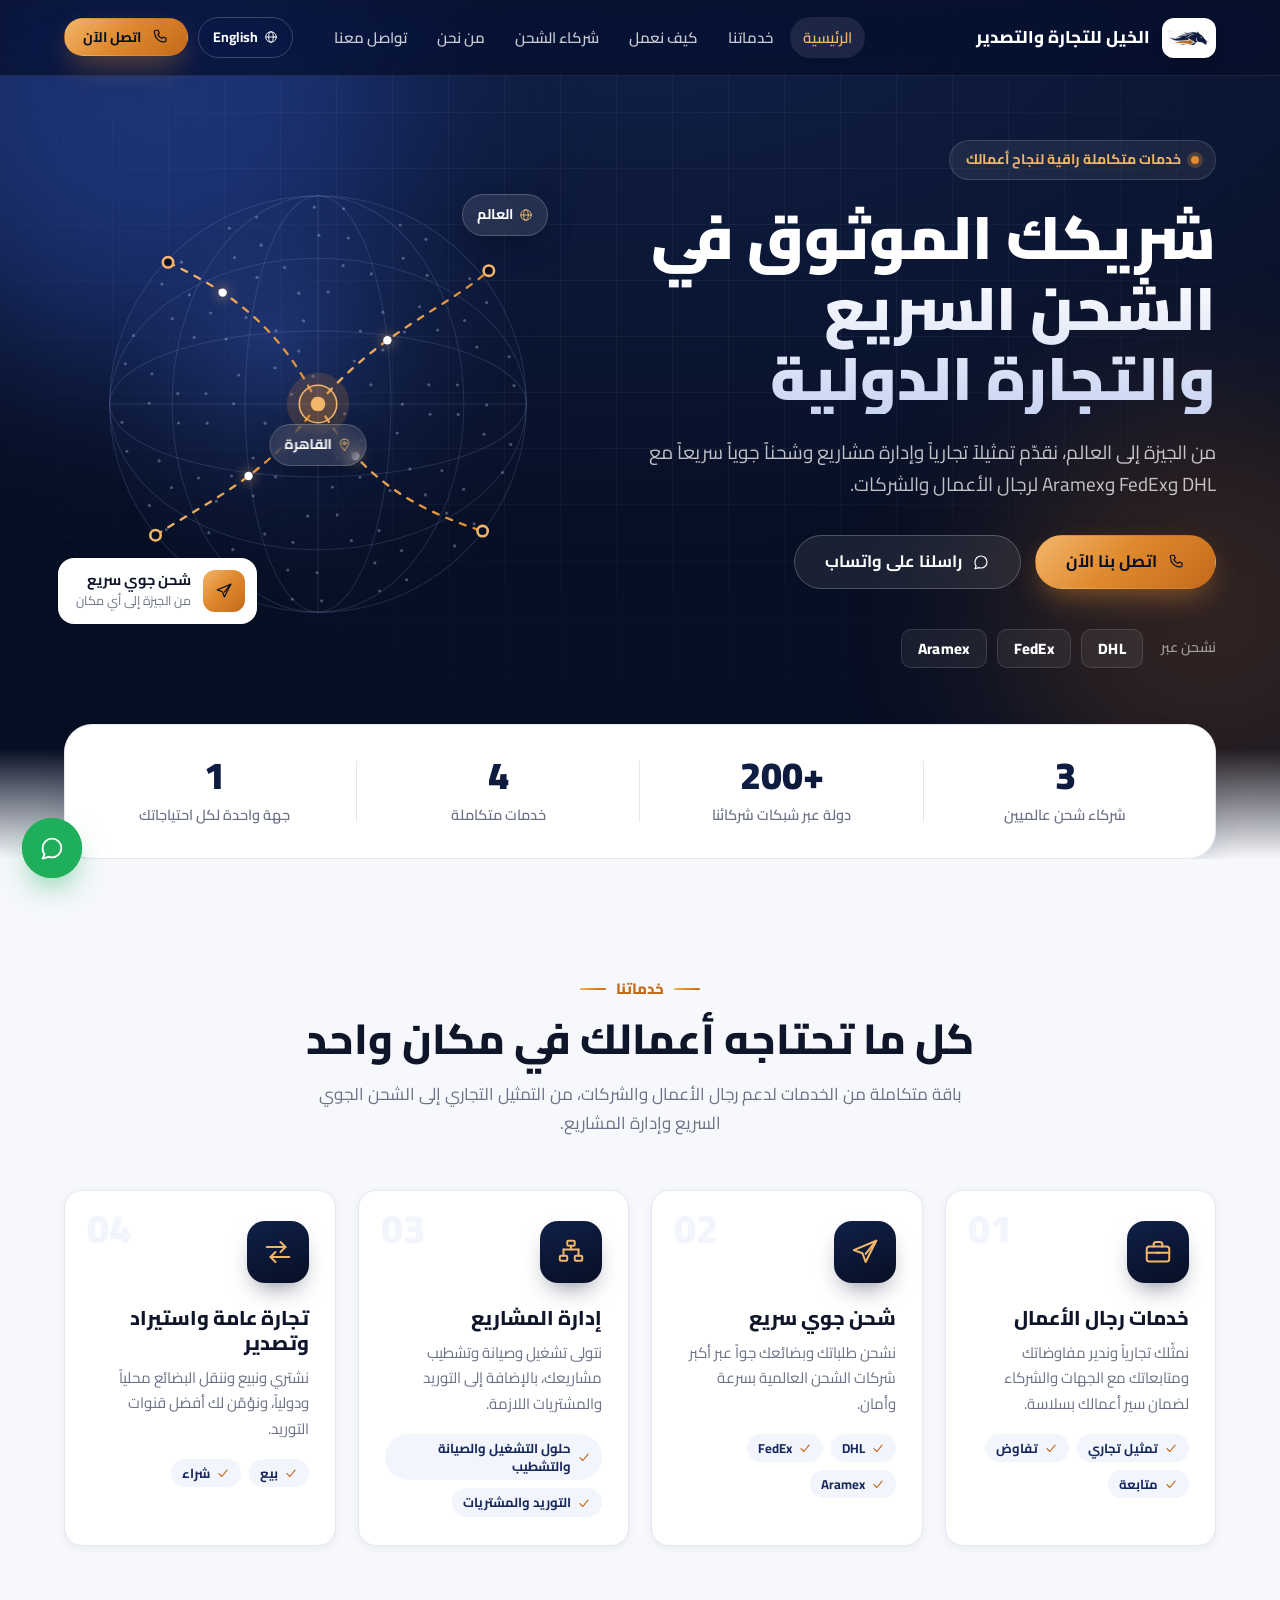
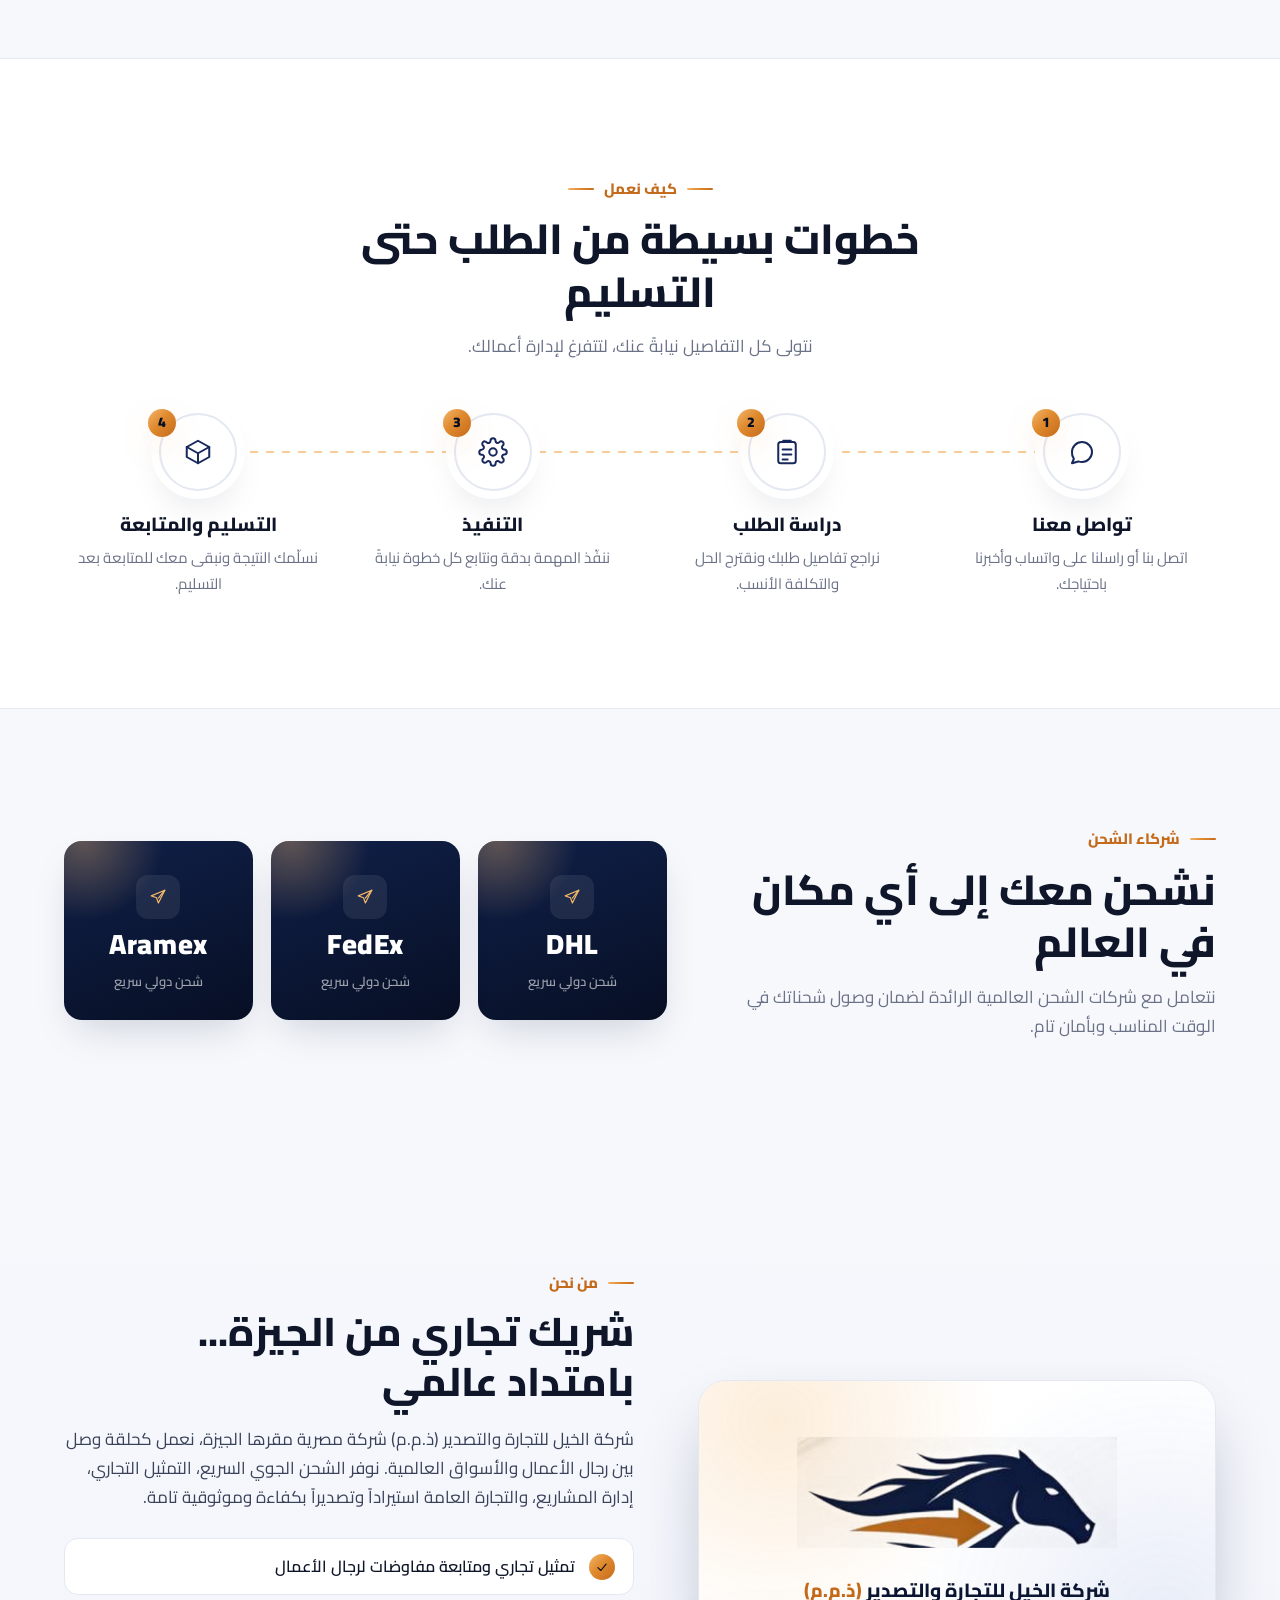
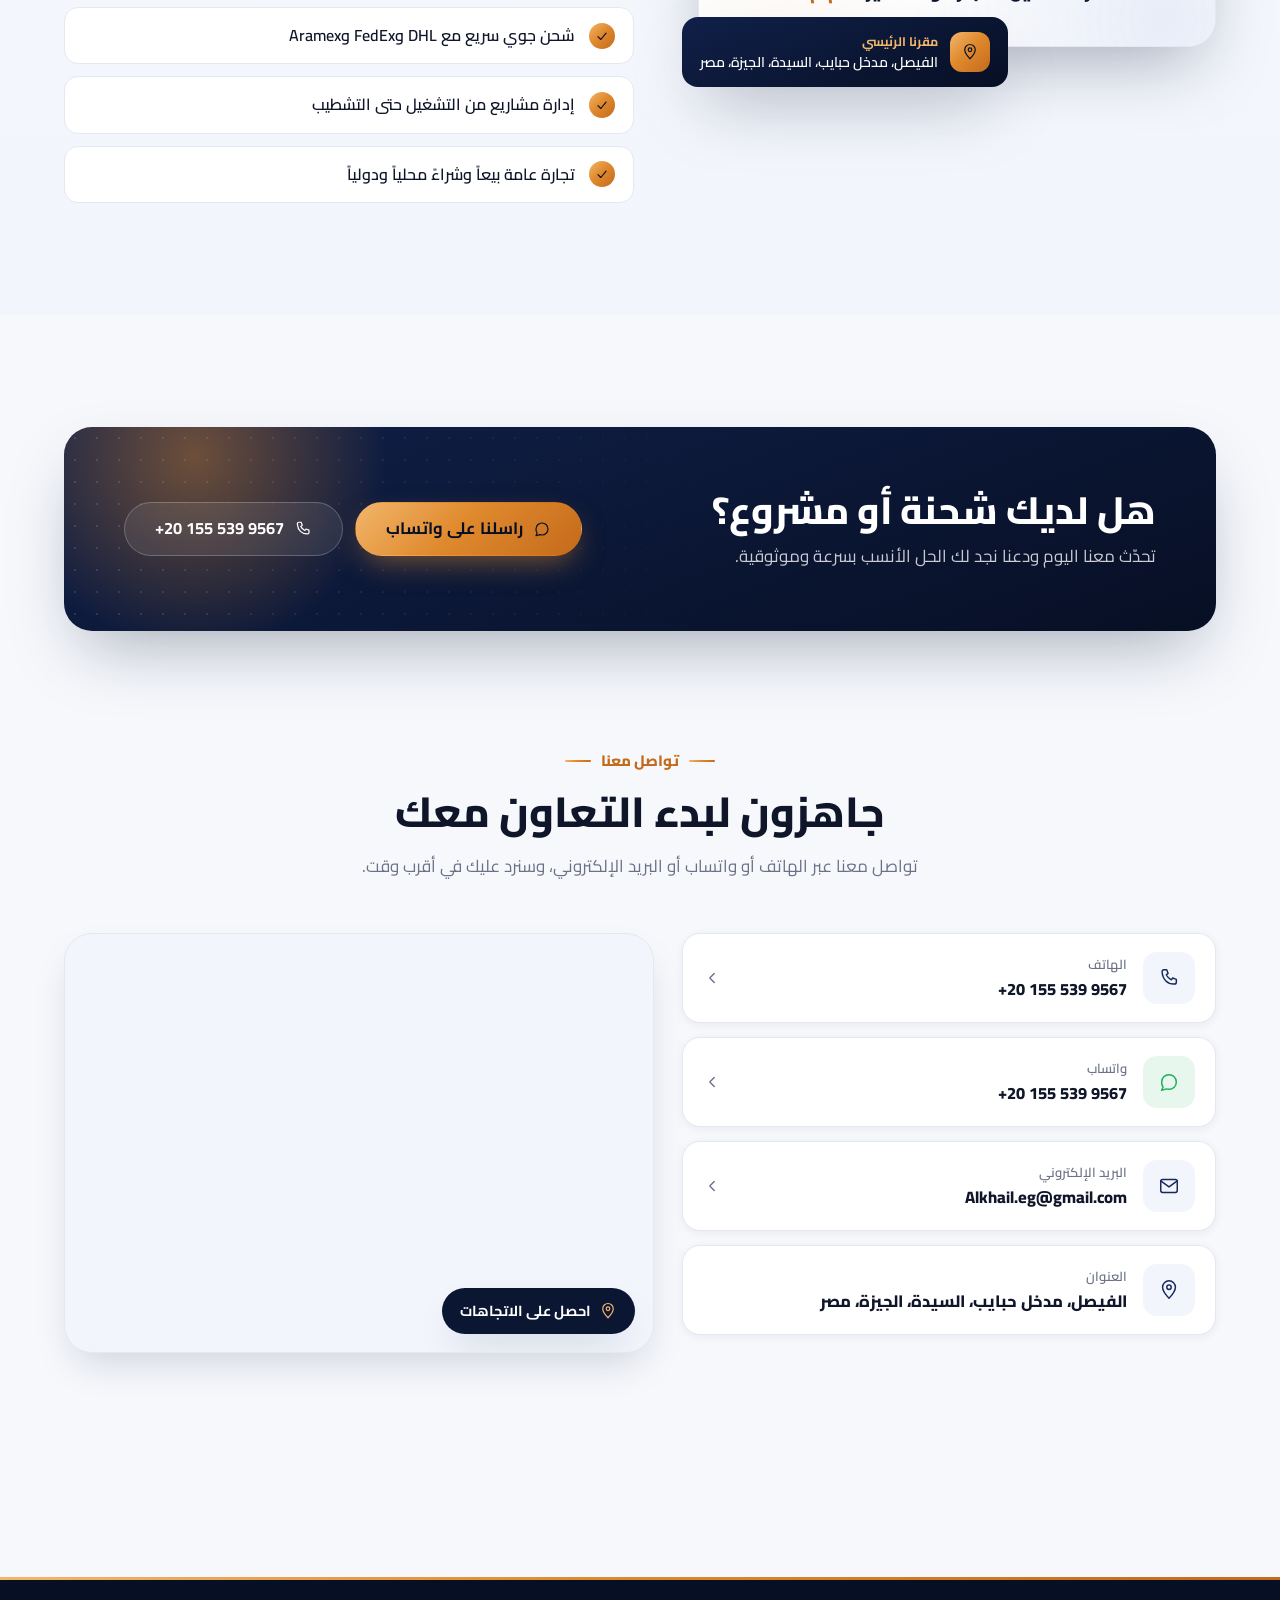
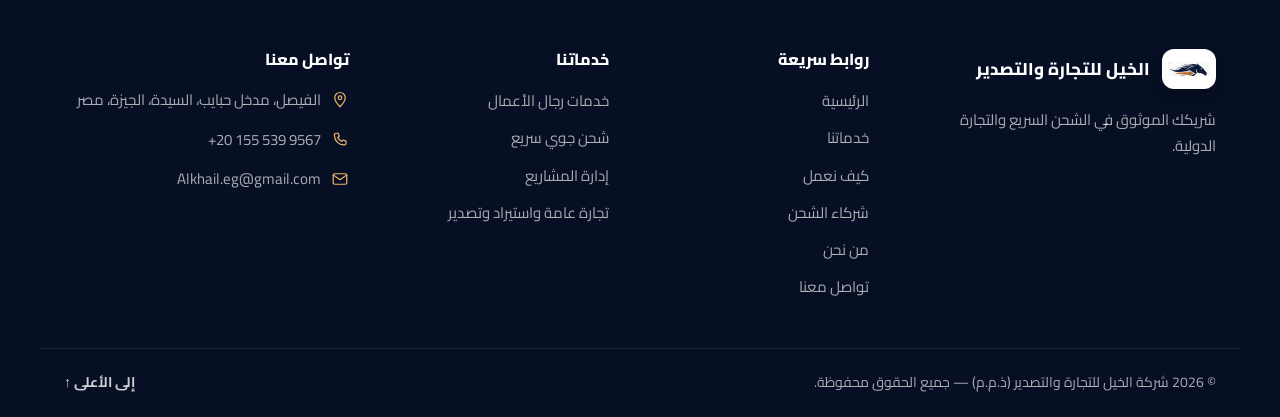
<file: docs/index.html>
<!DOCTYPE html>
<html lang="ar" dir="rtl">
<head>
<meta charset="UTF-8">
<meta name="viewport" content="width=device-width, initial-scale=1, viewport-fit=cover">
<title>شركة الخيل للتجارة والتصدير | شحن جوي سريع DHL وFedEx وAramex - الجيزة، مصر</title>
<meta name="description" content="شركة الخيل للتجارة والتصدير (ذ.م.م) في الجيزة، مصر: شحن جوي سريع مع DHL وFedEx وAramex، خدمات تمثيل تجاري لرجال الأعمال، إدارة مشاريع، وتجارة عامة استيراد وتصدير.">
<meta name="keywords" content="شحن جوي سريع مصر, DHL مصر, FedEx مصر, Aramex مصر, تجارة وتصدير, شركة الخيل, تمثيل تجاري الجيزة, إدارة مشاريع القاهرة">
<meta name="robots" content="index, follow">
<meta name="author" content="شركة الخيل للتجارة والتصدير">
<meta name="theme-color" content="#0B1633">

<!-- Canonical + language alternates (helps Google serve the right language) -->
<link rel="canonical" href="https://alkhailexpress.com/">
<link rel="alternate" hreflang="ar" href="https://alkhailexpress.com/">
<link rel="alternate" hreflang="en" href="https://alkhailexpress.com/en/">
<link rel="alternate" hreflang="x-default" href="https://alkhailexpress.com/">

<!-- Open Graph / social sharing -->
<meta property="og:type" content="website">
<meta property="og:site_name" content="شركة الخيل للتجارة والتصدير">
<meta property="og:title" content="شركة الخيل للتجارة والتصدير | شحن جوي سريع DHL وFedEx وAramex - الجيزة، مصر">
<meta property="og:description" content="شركة الخيل للتجارة والتصدير (ذ.م.م) في الجيزة، مصر: شحن جوي سريع مع DHL وFedEx وAramex، خدمات تمثيل تجاري لرجال الأعمال، إدارة مشاريع، وتجارة عامة استيراد وتصدير.">
<meta property="og:url" content="https://alkhailexpress.com/">
<meta property="og:image" content="https://alkhailexpress.com/assets/images/favicon-512.png">
<meta property="og:locale" content="ar_EG">
<meta name="twitter:card" content="summary">

<!-- Favicons -->
<link rel="icon" href="/favicon.ico" sizes="any">
<link rel="icon" type="image/png" sizes="32x32" href="/assets/images/favicon-32.png">
<link rel="icon" type="image/png" sizes="192x192" href="/assets/images/favicon-192.png">
<link rel="apple-touch-icon" href="/assets/images/apple-touch-icon.png">

<!-- Font: Cairo covers Arabic and Latin -->
<link rel="preconnect" href="https://fonts.googleapis.com">
<link rel="preconnect" href="https://fonts.gstatic.com" crossorigin>
<link href="https://fonts.googleapis.com/css2?family=Cairo:wght@400;500;600;700;800;900&display=swap" rel="stylesheet">

<link rel="stylesheet" href="/assets/css/style.css?v=2">

<!-- Structured data: helps Google show this as a local business in search -->
<script type="application/ld+json">
{
  "@context": "https://schema.org",
  "@type": "LocalBusiness",
  "name": "شركة الخيل للتجارة والتصدير",
  "image": "https:\/\/alkhailexpress.com\/assets\/images\/favicon-512.png",
  "url": "https:\/\/alkhailexpress.com\/",
  "telephone": "+201555399567",
  "email": "Alkhail.eg@gmail.com",
  "address": {
    "@type": "PostalAddress",
    "streetAddress": "الفيصل، مدخل حبايب، السيدة، الجيزة، مصر",
    "addressLocality": "Giza",
    "addressCountry": "EG"
  },
  "areaServed": "EG",
  "priceRange": "$$"}
</script>
</head>
<body>
<a class="skip-link" href="#main">تخطَّ إلى المحتوى</a>

<header class="site-header" id="top">
  <div class="container site-header__inner">
    <a href="/#top" class="brand">
      <span class="brand__logo"><img src="/assets/images/logo-mark.png" alt="" width="56" height="20"></span>
      <span class="brand__name">الخيل للتجارة والتصدير</span>
    </a>

    <nav class="main-nav" id="main-nav" aria-label="Main">
      <ul>
        <li><a href="#top">الرئيسية</a></li>
        <li><a href="#services">خدماتنا</a></li>
        <li><a href="#process">كيف نعمل</a></li>
        <li><a href="#partners">شركاء الشحن</a></li>
        <li><a href="#about">من نحن</a></li>
        <li><a href="#contact">تواصل معنا</a></li>
      </ul>
    </nav>

    <div class="site-header__actions">
      <a class="lang-switch" href="/en/" hreflang="en" lang="en">
        <svg class="icon icon--xs" aria-hidden="true" viewBox="0 0 24 24" fill="none" stroke="currentColor" stroke-width="1.6" stroke-linecap="round" stroke-linejoin="round">
            <circle cx="12" cy="12" r="9"/>
            <ellipse cx="12" cy="12" rx="4" ry="9"/>
            <line x1="3" y1="12" x2="21" y2="12"/>
        </svg><span>English</span>
      </a>
      <a class="btn btn--small btn--primary header-call" href="tel:+201555399567">
        <svg class="icon icon--sm" aria-hidden="true" viewBox="0 0 24 24" fill="none" stroke="currentColor" stroke-width="1.6" stroke-linecap="round" stroke-linejoin="round">
            <path d="M6.5 3h3l1.5 4-2 1.5a12 12 0 0 0 5.5 5.5l1.5-2 4 1.5v3a2 2 0 0 1-2 2C10.5 19 5 13.5 4.5 5.5A2 2 0 0 1 6.5 3Z"/>
        </svg>        <span>اتصل الآن</span>
      </a>
      <button type="button" class="nav-toggle" id="nav-toggle" aria-expanded="false" aria-controls="main-nav">
        <svg class="icon icon--menu" aria-hidden="true" viewBox="0 0 24 24" fill="none" stroke="currentColor" stroke-width="1.8" stroke-linecap="round" stroke-linejoin="round">
            <line x1="3" y1="6" x2="21" y2="6"/>
            <line x1="3" y1="12" x2="21" y2="12"/>
            <line x1="3" y1="18" x2="21" y2="18"/>
        </svg>        <svg class="icon icon--close" aria-hidden="true" viewBox="0 0 24 24" fill="none" stroke="currentColor" stroke-width="1.8" stroke-linecap="round" stroke-linejoin="round">
            <line x1="5" y1="5" x2="19" y2="19"/>
            <line x1="19" y1="5" x2="5" y2="19"/>
        </svg>        <span class="sr-only">Menu</span>
      </button>
    </div>
  </div>
</header>

<main id="main">

<!-- ============================== HERO ============================== -->
<section class="hero" id="hero">
  <div class="hero__bg" aria-hidden="true">
    <span class="hero__glow hero__glow--a"></span>
    <span class="hero__glow hero__glow--b"></span>
    <span class="hero__grid"></span>
  </div>

  <div class="container hero__inner">
    <div class="hero__copy">
      <p class="pill"><span class="pill__dot"></span>خدمات متكاملة راقية لنجاح أعمالك</p>
      <h1 class="hero__title">شريكك الموثوق في الشحن السريع والتجارة الدولية</h1>
      <p class="hero__subtitle">من الجيزة إلى العالم، نقدّم تمثيلاً تجارياً وإدارة مشاريع وشحناً جوياً سريعاً مع DHL وFedEx وAramex لرجال الأعمال والشركات.</p>

      <div class="hero__actions">
        <a class="btn btn--primary btn--lg" href="tel:+201555399567">
          <svg class="icon icon--sm" aria-hidden="true" viewBox="0 0 24 24" fill="none" stroke="currentColor" stroke-width="1.6" stroke-linecap="round" stroke-linejoin="round">
            <path d="M6.5 3h3l1.5 4-2 1.5a12 12 0 0 0 5.5 5.5l1.5-2 4 1.5v3a2 2 0 0 1-2 2C10.5 19 5 13.5 4.5 5.5A2 2 0 0 1 6.5 3Z"/>
        </svg>          <span>اتصل بنا الآن</span>
        </a>
        <a class="btn btn--glass btn--lg" href="https://wa.me/201555399567?text=%D9%85%D8%B1%D8%AD%D8%A8%D8%A7%D9%8B%D8%8C%20%D8%A3%D8%B1%D8%BA%D8%A8%20%D9%81%D9%8A%20%D8%A7%D9%84%D8%A7%D8%B3%D8%AA%D9%81%D8%B3%D8%A7%D8%B1%20%D8%B9%D9%86%20%D8%AE%D8%AF%D9%85%D8%A7%D8%AA%D9%83%D9%85." target="_blank" rel="noopener">
          <svg class="icon icon--sm" aria-hidden="true" viewBox="0 0 24 24" fill="none" stroke="currentColor" stroke-width="1.6" stroke-linecap="round" stroke-linejoin="round">
            <path d="M4 12a8 8 0 0 1 8-8 8 8 0 0 1 8 8c0 4.4-3.6 8-8 8-1 0-2-.16-2.9-.46L4 21l1.5-3.6A7.9 7.9 0 0 1 4 12Z"/>
        </svg>          <span>راسلنا على واتساب</span>
        </a>
      </div>

      <div class="hero__trust">
        <span class="hero__trust-label">نشحن عبر</span>
        <ul class="hero__carriers">
                      <li>DHL</li>
                      <li>FedEx</li>
                      <li>Aramex</li>
                  </ul>
      </div>
    </div>

    <div class="hero__graphic" aria-hidden="true">
      <div class="globe">
        <svg viewBox="0 0 480 480" class="route-svg">
          <defs>
            <radialGradient id="globeFill" cx="40%" cy="35%" r="70%">
              <stop offset="0%" stop-color="#2a4592" stop-opacity=".55"/>
              <stop offset="100%" stop-color="#0b1633" stop-opacity="0"/>
            </radialGradient>
            <linearGradient id="routeGrad" x1="0" x2="1">
              <stop offset="0%" stop-color="#F2B66B"/>
              <stop offset="100%" stop-color="#E08A2E"/>
            </linearGradient>
          </defs>

          <circle cx="240" cy="240" r="200" fill="url(#globeFill)"/>
          <g class="globe-lines">
            <circle cx="240" cy="240" r="200"/>
            <ellipse cx="240" cy="240" rx="200" ry="70"/>
            <ellipse cx="240" cy="240" rx="200" ry="140"/>
            <ellipse cx="240" cy="240" rx="70" ry="200"/>
            <ellipse cx="240" cy="240" rx="140" ry="200"/>
            <line x1="40" y1="240" x2="440" y2="240"/>
            <line x1="240" y1="40" x2="240" y2="440"/>
          </g>

          <g class="route-dots">
            <circle cx="265.4" cy="249.3" r="1.5"/><circle cx="244.7" cy="266.6" r="1.5"/><circle cx="214.6" cy="230.7" r="1.5"/><circle cx="235.3" cy="213.4" r="1.5"/><circle cx="281.3" cy="274.8" r="1.5"/><circle cx="258.4" cy="290.8" r="1.5"/><circle cx="205.2" cy="281.3" r="1.5"/><circle cx="189.2" cy="258.4" r="1.5"/><circle cx="198.7" cy="205.2" r="1.5"/><circle cx="221.6" cy="189.2" r="1.5"/><circle cx="274.8" cy="198.7" r="1.5"/><circle cx="290.8" cy="221.6" r="1.5"/><circle cx="280.3" cy="310.3" r="1.5"/><circle cx="253.8" cy="319.8" r="1.5"/><circle cx="199.3" cy="310.0" r="1.5"/><circle cx="177.8" cy="291.9" r="1.5"/><circle cx="159.0" cy="239.8" r="1.5"/><circle cx="164.0" cy="212.1" r="1.5"/><circle cx="199.7" cy="169.7" r="1.5"/><circle cx="226.2" cy="160.2" r="1.5"/><circle cx="280.7" cy="170.0" r="1.5"/><circle cx="302.2" cy="188.1" r="1.5"/><circle cx="321.0" cy="240.2" r="1.5"/><circle cx="316.0" cy="267.9" r="1.5"/><circle cx="258.4" cy="346.4" r="1.5"/><circle cx="230.2" cy="347.6" r="1.5"/><circle cx="177.7" cy="328.2" r="1.5"/><circle cx="157.0" cy="309.1" r="1.5"/><circle cx="133.6" cy="258.4" r="1.5"/><circle cx="132.4" cy="230.2" r="1.5"/><circle cx="151.8" cy="177.7" r="1.5"/><circle cx="170.9" cy="157.0" r="1.5"/><circle cx="221.6" cy="133.6" r="1.5"/><circle cx="249.8" cy="132.4" r="1.5"/><circle cx="302.3" cy="151.8" r="1.5"/><circle cx="323.0" cy="170.9" r="1.5"/><circle cx="346.4" cy="221.6" r="1.5"/><circle cx="347.6" cy="249.8" r="1.5"/><circle cx="328.2" cy="302.3" r="1.5"/><circle cx="309.1" cy="323.0" r="1.5"/><circle cx="215.9" cy="372.8" r="1.5"/><circle cx="188.8" cy="364.9" r="1.5"/><circle cx="142.5" cy="333.3" r="1.5"/><circle cx="125.2" cy="311.0" r="1.5"/><circle cx="106.2" cy="258.2" r="1.5"/><circle cx="105.4" cy="230.0" r="1.5"/><circle cx="121.1" cy="176.1" r="1.5"/><circle cx="137.0" cy="152.7" r="1.5"/><circle cx="181.4" cy="118.4" r="1.5"/><circle cx="208.0" cy="108.9" r="1.5"/><circle cx="264.1" cy="107.2" r="1.5"/><circle cx="291.2" cy="115.1" r="1.5"/><circle cx="337.5" cy="146.7" r="1.5"/><circle cx="354.8" cy="169.0" r="1.5"/><circle cx="373.8" cy="221.8" r="1.5"/><circle cx="374.6" cy="250.0" r="1.5"/><circle cx="358.9" cy="303.9" r="1.5"/><circle cx="343.0" cy="327.3" r="1.5"/><circle cx="298.6" cy="361.6" r="1.5"/><circle cx="272.0" cy="371.1" r="1.5"/><circle cx="158.2" cy="379.8" r="1.5"/><circle cx="135.2" cy="363.5" r="1.5"/><circle cx="99.3" cy="320.2" r="1.5"/><circle cx="87.5" cy="294.6" r="1.5"/><circle cx="78.0" cy="239.1" r="1.5"/><circle cx="80.6" cy="211.0" r="1.5"/><circle cx="100.2" cy="158.2" r="1.5"/><circle cx="116.5" cy="135.2" r="1.5"/><circle cx="159.8" cy="99.3" r="1.5"/><circle cx="185.4" cy="87.5" r="1.5"/><circle cx="240.9" cy="78.0" r="1.5"/><circle cx="269.0" cy="80.6" r="1.5"/><circle cx="321.8" cy="100.2" r="1.5"/><circle cx="344.8" cy="116.5" r="1.5"/><circle cx="380.7" cy="159.8" r="1.5"/><circle cx="392.5" cy="185.4" r="1.5"/><circle cx="402.0" cy="240.9" r="1.5"/><circle cx="399.4" cy="269.0" r="1.5"/><circle cx="379.8" cy="321.8" r="1.5"/><circle cx="363.5" cy="344.8" r="1.5"/><circle cx="320.2" cy="380.7" r="1.5"/><circle cx="294.6" cy="392.5" r="1.5"/><circle cx="239.1" cy="402.0" r="1.5"/><circle cx="211.0" cy="399.4" r="1.5"/><circle cx="94.4" cy="360.5" r="1.5"/><circle cx="78.1" cy="337.5" r="1.5"/><circle cx="56.5" cy="285.4" r="1.5"/><circle cx="51.8" cy="257.6" r="1.5"/><circle cx="55.0" cy="201.3" r="1.5"/><circle cx="62.8" cy="174.2" r="1.5"/><circle cx="90.1" cy="124.9" r="1.5"/><circle cx="108.9" cy="103.8" r="1.5"/><circle cx="154.9" cy="71.3" r="1.5"/><circle cx="181.0" cy="60.5" r="1.5"/><circle cx="236.5" cy="51.0" r="1.5"/><circle cx="264.7" cy="52.6" r="1.5"/><circle cx="318.9" cy="68.2" r="1.5"/><circle cx="343.6" cy="81.9" r="1.5"/><circle cx="385.6" cy="119.5" r="1.5"/><circle cx="401.9" cy="142.5" r="1.5"/><circle cx="423.5" cy="194.6" r="1.5"/><circle cx="428.2" cy="222.4" r="1.5"/><circle cx="425.0" cy="278.7" r="1.5"/><circle cx="417.2" cy="305.8" r="1.5"/><circle cx="389.9" cy="355.1" r="1.5"/><circle cx="371.1" cy="376.2" r="1.5"/><circle cx="325.1" cy="408.7" r="1.5"/><circle cx="299.0" cy="419.5" r="1.5"/><circle cx="243.5" cy="429.0" r="1.5"/><circle cx="215.3" cy="427.4" r="1.5"/><circle cx="161.1" cy="411.8" r="1.5"/><circle cx="136.4" cy="398.1" r="1.5"/>          </g>

          <g class="route-lines">
            <path id="r1" class="route-line" d="M240,240 C 200,160 150,130 96,104" />
            <path id="r2" class="route-line" d="M240,240 C 300,170 360,150 404,112" />
            <path id="r3" class="route-line" d="M240,240 C 280,310 330,340 398,362" />
            <path id="r4" class="route-line" d="M240,240 C 190,310 140,330 84,366" />
          </g>

          <g class="route-runners">
            <circle r="4"><animateMotion dur="3.2s" repeatCount="indefinite"><mpath href="#r1"/></animateMotion></circle>
            <circle r="4"><animateMotion dur="3.8s" begin=".6s" repeatCount="indefinite"><mpath href="#r2"/></animateMotion></circle>
            <circle r="4"><animateMotion dur="3.5s" begin="1.2s" repeatCount="indefinite"><mpath href="#r3"/></animateMotion></circle>
            <circle r="4"><animateMotion dur="4.1s" begin=".3s" repeatCount="indefinite"><mpath href="#r4"/></animateMotion></circle>
          </g>

          <g class="route-nodes">
            <circle cx="96" cy="104" r="5"/>
            <circle cx="404" cy="112" r="5"/>
            <circle cx="398" cy="362" r="5"/>
            <circle cx="84" cy="366" r="5"/>
          </g>

          <g class="route-hub">
            <circle cx="240" cy="240" r="30" class="route-hub__pulse"/>
            <circle cx="240" cy="240" r="18" class="route-hub__ring"/>
            <circle cx="240" cy="240" r="7" class="route-hub__dot"/>
          </g>
        </svg>

        <span class="route-badge route-badge--from"><svg class="icon icon--xs" aria-hidden="true" viewBox="0 0 24 24" fill="none" stroke="currentColor" stroke-width="1.6" stroke-linecap="round" stroke-linejoin="round">
            <path d="M12 21s7-7.2 7-12a7 7 0 1 0-14 0c0 4.8 7 12 7 12Z"/>
            <circle cx="12" cy="9" r="2.4"/>
        </svg>القاهرة</span>
        <span class="route-badge route-badge--to"><svg class="icon icon--xs" aria-hidden="true" viewBox="0 0 24 24" fill="none" stroke="currentColor" stroke-width="1.6" stroke-linecap="round" stroke-linejoin="round">
            <circle cx="12" cy="12" r="9"/>
            <ellipse cx="12" cy="12" rx="4" ry="9"/>
            <line x1="3" y1="12" x2="21" y2="12"/>
        </svg>العالم</span>
        <span class="float-card">
          <span class="float-card__icon"><svg class="icon icon--sm" aria-hidden="true" viewBox="0 0 24 24" fill="none" stroke="currentColor" stroke-width="1.6" stroke-linecap="round" stroke-linejoin="round">
            <path d="M21 3 3 10.5l7 2.5 2.5 7L21 3Z"/>
            <path d="M12.5 13.5 21 3"/>
        </svg></span>
          <span>
            <strong>شحن جوي سريع</strong>
            <small>من الجيزة إلى أي مكان</small>
          </span>
        </span>
      </div>
    </div>
  </div>

  <!-- stats strip -->
  <div class="container">
    <ul class="stats" data-reveal>
              <li class="stat">
          <span class="stat__value">3</span>
          <span class="stat__label">شركاء شحن عالميين</span>
        </li>
              <li class="stat">
          <span class="stat__value">+200</span>
          <span class="stat__label">دولة عبر شبكات شركائنا</span>
        </li>
              <li class="stat">
          <span class="stat__value">4</span>
          <span class="stat__label">خدمات متكاملة</span>
        </li>
              <li class="stat">
          <span class="stat__value">1</span>
          <span class="stat__label">جهة واحدة لكل احتياجاتك</span>
        </li>
          </ul>
  </div>
</section>

<!-- ============================ SERVICES ============================ -->
<section class="section services" id="services">
  <div class="container">
    <div class="section-head section-head--center" data-reveal>
      <p class="eyebrow">خدماتنا</p>
      <h2>كل ما تحتاجه أعمالك في مكان واحد</h2>
      <p class="section-head__subtitle">باقة متكاملة من الخدمات لدعم رجال الأعمال والشركات، من التمثيل التجاري إلى الشحن الجوي السريع وإدارة المشاريع.</p>
    </div>

    <div class="service-grid">
              <article class="service-card" data-reveal style="--delay: 0ms">
          <span class="service-card__num">01</span>
          <div class="service-card__icon"><svg class="icon icon--lg" aria-hidden="true" viewBox="0 0 24 24" fill="none" stroke="currentColor" stroke-width="1.6" stroke-linecap="round" stroke-linejoin="round">
            <rect x="3" y="7.5" width="18" height="12" rx="2"/>
            <path d="M8.5 7.5V6a2 2 0 0 1 2-2h3a2 2 0 0 1 2 2v1.5"/>
            <line x1="3" y1="12.5" x2="21" y2="12.5"/>
            <line x1="11" y1="12.5" x2="13" y2="12.5"/>
        </svg></div>
          <h3>خدمات رجال الأعمال</h3>
          <p>نمثّلك تجارياً وندير مفاوضاتك ومتابعاتك مع الجهات والشركاء لضمان سير أعمالك بسلاسة.</p>
          <ul class="service-card__tags">
                          <li><svg class="icon icon--xs" aria-hidden="true" viewBox="0 0 24 24" fill="none" stroke="currentColor" stroke-width="2" stroke-linecap="round" stroke-linejoin="round">
            <polyline points="5,13 10,18 19,7"/>
        </svg><span>تمثيل تجاري</span></li>
                          <li><svg class="icon icon--xs" aria-hidden="true" viewBox="0 0 24 24" fill="none" stroke="currentColor" stroke-width="2" stroke-linecap="round" stroke-linejoin="round">
            <polyline points="5,13 10,18 19,7"/>
        </svg><span>تفاوض</span></li>
                          <li><svg class="icon icon--xs" aria-hidden="true" viewBox="0 0 24 24" fill="none" stroke="currentColor" stroke-width="2" stroke-linecap="round" stroke-linejoin="round">
            <polyline points="5,13 10,18 19,7"/>
        </svg><span>متابعة</span></li>
                      </ul>
        </article>
              <article class="service-card" data-reveal style="--delay: 80ms">
          <span class="service-card__num">02</span>
          <div class="service-card__icon"><svg class="icon icon--lg" aria-hidden="true" viewBox="0 0 24 24" fill="none" stroke="currentColor" stroke-width="1.6" stroke-linecap="round" stroke-linejoin="round">
            <path d="M21 3 3 10.5l7 2.5 2.5 7L21 3Z"/>
            <path d="M12.5 13.5 21 3"/>
        </svg></div>
          <h3>شحن جوي سريع</h3>
          <p>نشحن طلباتك وبضائعك جواً عبر أكبر شركات الشحن العالمية بسرعة وأمان.</p>
          <ul class="service-card__tags">
                          <li><svg class="icon icon--xs" aria-hidden="true" viewBox="0 0 24 24" fill="none" stroke="currentColor" stroke-width="2" stroke-linecap="round" stroke-linejoin="round">
            <polyline points="5,13 10,18 19,7"/>
        </svg><span>DHL</span></li>
                          <li><svg class="icon icon--xs" aria-hidden="true" viewBox="0 0 24 24" fill="none" stroke="currentColor" stroke-width="2" stroke-linecap="round" stroke-linejoin="round">
            <polyline points="5,13 10,18 19,7"/>
        </svg><span>FedEx</span></li>
                          <li><svg class="icon icon--xs" aria-hidden="true" viewBox="0 0 24 24" fill="none" stroke="currentColor" stroke-width="2" stroke-linecap="round" stroke-linejoin="round">
            <polyline points="5,13 10,18 19,7"/>
        </svg><span>Aramex</span></li>
                      </ul>
        </article>
              <article class="service-card" data-reveal style="--delay: 160ms">
          <span class="service-card__num">03</span>
          <div class="service-card__icon"><svg class="icon icon--lg" aria-hidden="true" viewBox="0 0 24 24" fill="none" stroke="currentColor" stroke-width="1.6" stroke-linecap="round" stroke-linejoin="round">
            <rect x="9" y="3" width="6" height="4" rx="1"/>
            <rect x="3" y="15" width="6" height="4" rx="1"/>
            <rect x="15" y="15" width="6" height="4" rx="1"/>
            <line x1="12" y1="7" x2="12" y2="10"/>
            <line x1="6" y1="10" x2="18" y2="10"/>
            <line x1="6" y1="10" x2="6" y2="15"/>
            <line x1="18" y1="10" x2="18" y2="15"/>
        </svg></div>
          <h3>إدارة المشاريع</h3>
          <p>نتولى تشغيل وصيانة وتشطيب مشاريعك، بالإضافة إلى التوريد والمشتريات اللازمة.</p>
          <ul class="service-card__tags">
                          <li><svg class="icon icon--xs" aria-hidden="true" viewBox="0 0 24 24" fill="none" stroke="currentColor" stroke-width="2" stroke-linecap="round" stroke-linejoin="round">
            <polyline points="5,13 10,18 19,7"/>
        </svg><span>حلول التشغيل والصيانة والتشطيب</span></li>
                          <li><svg class="icon icon--xs" aria-hidden="true" viewBox="0 0 24 24" fill="none" stroke="currentColor" stroke-width="2" stroke-linecap="round" stroke-linejoin="round">
            <polyline points="5,13 10,18 19,7"/>
        </svg><span>التوريد والمشتريات</span></li>
                      </ul>
        </article>
              <article class="service-card" data-reveal style="--delay: 240ms">
          <span class="service-card__num">04</span>
          <div class="service-card__icon"><svg class="icon icon--lg" aria-hidden="true" viewBox="0 0 24 24" fill="none" stroke="currentColor" stroke-width="1.6" stroke-linecap="round" stroke-linejoin="round">
            <line x1="3" y1="8" x2="18" y2="8"/>
            <polyline points="14,4 18,8 14,12"/>
            <line x1="21" y1="16" x2="6" y2="16"/>
            <polyline points="10,12 6,16 10,20"/>
        </svg></div>
          <h3>تجارة عامة واستيراد وتصدير</h3>
          <p>نشتري ونبيع وننقل البضائع محلياً ودولياً، ونؤمّن لك أفضل قنوات التوريد.</p>
          <ul class="service-card__tags">
                          <li><svg class="icon icon--xs" aria-hidden="true" viewBox="0 0 24 24" fill="none" stroke="currentColor" stroke-width="2" stroke-linecap="round" stroke-linejoin="round">
            <polyline points="5,13 10,18 19,7"/>
        </svg><span>بيع</span></li>
                          <li><svg class="icon icon--xs" aria-hidden="true" viewBox="0 0 24 24" fill="none" stroke="currentColor" stroke-width="2" stroke-linecap="round" stroke-linejoin="round">
            <polyline points="5,13 10,18 19,7"/>
        </svg><span>شراء</span></li>
                      </ul>
        </article>
          </div>
  </div>
</section>

<!-- ============================= PROCESS ============================= -->
<section class="section process" id="process">
  <div class="container">
    <div class="section-head section-head--center" data-reveal>
      <p class="eyebrow">كيف نعمل</p>
      <h2>خطوات بسيطة من الطلب حتى التسليم</h2>
      <p class="section-head__subtitle">نتولى كل التفاصيل نيابةً عنك، لتتفرغ لإدارة أعمالك.</p>
    </div>

    <ol class="steps">
              <li class="step" data-reveal style="--delay: 0ms">
          <span class="step__num">1</span>
          <div class="step__icon"><svg class="icon" aria-hidden="true" viewBox="0 0 24 24" fill="none" stroke="currentColor" stroke-width="1.6" stroke-linecap="round" stroke-linejoin="round">
            <path d="M4 12a8 8 0 0 1 8-8 8 8 0 0 1 8 8c0 4.4-3.6 8-8 8-1 0-2-.16-2.9-.46L4 21l1.5-3.6A7.9 7.9 0 0 1 4 12Z"/>
        </svg></div>
          <h3>تواصل معنا</h3>
          <p>اتصل بنا أو راسلنا على واتساب وأخبرنا باحتياجك.</p>
        </li>
              <li class="step" data-reveal style="--delay: 90ms">
          <span class="step__num">2</span>
          <div class="step__icon"><svg class="icon" aria-hidden="true" viewBox="0 0 24 24" fill="none" stroke="currentColor" stroke-width="1.6" stroke-linecap="round" stroke-linejoin="round">
            <rect x="5" y="4" width="14" height="17" rx="2"/>
            <path d="M9 4V3h6v1"/>
            <line x1="8.5" y1="10" x2="15.5" y2="10"/>
            <line x1="8.5" y1="14" x2="15.5" y2="14"/>
            <line x1="8.5" y1="18" x2="12.5" y2="18"/>
        </svg></div>
          <h3>دراسة الطلب</h3>
          <p>نراجع تفاصيل طلبك ونقترح الحل والتكلفة الأنسب.</p>
        </li>
              <li class="step" data-reveal style="--delay: 180ms">
          <span class="step__num">3</span>
          <div class="step__icon"><svg class="icon" aria-hidden="true" viewBox="0 0 24 24" fill="none" stroke="currentColor" stroke-width="1.6" stroke-linecap="round" stroke-linejoin="round">
            <circle cx="12" cy="12" r="3"/>
            <path d="M19.4 15a1.7 1.7 0 0 0 .3 1.8l.1.1a2 2 0 1 1-2.8 2.8l-.1-.1a1.7 1.7 0 0 0-1.8-.3 1.7 1.7 0 0 0-1 1.5V21a2 2 0 1 1-4 0v-.1a1.7 1.7 0 0 0-1.1-1.5 1.7 1.7 0 0 0-1.8.3l-.1.1a2 2 0 1 1-2.8-2.8l.1-.1a1.7 1.7 0 0 0 .3-1.8 1.7 1.7 0 0 0-1.5-1H3a2 2 0 1 1 0-4h.1a1.7 1.7 0 0 0 1.5-1.1 1.7 1.7 0 0 0-.3-1.8l-.1-.1a2 2 0 1 1 2.8-2.8l.1.1a1.7 1.7 0 0 0 1.8.3H9a1.7 1.7 0 0 0 1-1.5V3a2 2 0 1 1 4 0v.1a1.7 1.7 0 0 0 1 1.5 1.7 1.7 0 0 0 1.8-.3l.1-.1a2 2 0 1 1 2.8 2.8l-.1.1a1.7 1.7 0 0 0-.3 1.8V9a1.7 1.7 0 0 0 1.5 1H21a2 2 0 1 1 0 4h-.1a1.7 1.7 0 0 0-1.5 1Z"/>
        </svg></div>
          <h3>التنفيذ</h3>
          <p>ننفّذ المهمة بدقة ونتابع كل خطوة نيابةً عنك.</p>
        </li>
              <li class="step" data-reveal style="--delay: 270ms">
          <span class="step__num">4</span>
          <div class="step__icon"><svg class="icon" aria-hidden="true" viewBox="0 0 24 24" fill="none" stroke="currentColor" stroke-width="1.6" stroke-linecap="round" stroke-linejoin="round">
            <path d="M21 8 12 3 3 8v8l9 5 9-5V8Z"/>
            <polyline points="3,8 12,13 21,8"/>
            <line x1="12" y1="13" x2="12" y2="21"/>
        </svg></div>
          <h3>التسليم والمتابعة</h3>
          <p>نسلّمك النتيجة ونبقى معك للمتابعة بعد التسليم.</p>
        </li>
          </ol>
  </div>
</section>

<!-- ============================ PARTNERS ============================= -->
<section class="section partners" id="partners">
  <div class="container partners__inner">
    <div class="section-head" data-reveal>
      <p class="eyebrow">شركاء الشحن</p>
      <h2>نشحن معك إلى أي مكان في العالم</h2>
      <p class="section-head__subtitle">نتعامل مع شركات الشحن العالمية الرائدة لضمان وصول شحناتك في الوقت المناسب وبأمان تام.</p>
    </div>

    <ul class="partner-strip" data-reveal style="--delay: 90ms">
              <li class="partner-badge">
          <span class="partner-badge__icon"><svg class="icon icon--sm" aria-hidden="true" viewBox="0 0 24 24" fill="none" stroke="currentColor" stroke-width="1.6" stroke-linecap="round" stroke-linejoin="round">
            <path d="M21 3 3 10.5l7 2.5 2.5 7L21 3Z"/>
            <path d="M12.5 13.5 21 3"/>
        </svg></span>
          <span class="partner-badge__name">DHL</span>
          <span class="partner-badge__meta">شحن دولي سريع</span>
        </li>
              <li class="partner-badge">
          <span class="partner-badge__icon"><svg class="icon icon--sm" aria-hidden="true" viewBox="0 0 24 24" fill="none" stroke="currentColor" stroke-width="1.6" stroke-linecap="round" stroke-linejoin="round">
            <path d="M21 3 3 10.5l7 2.5 2.5 7L21 3Z"/>
            <path d="M12.5 13.5 21 3"/>
        </svg></span>
          <span class="partner-badge__name">FedEx</span>
          <span class="partner-badge__meta">شحن دولي سريع</span>
        </li>
              <li class="partner-badge">
          <span class="partner-badge__icon"><svg class="icon icon--sm" aria-hidden="true" viewBox="0 0 24 24" fill="none" stroke="currentColor" stroke-width="1.6" stroke-linecap="round" stroke-linejoin="round">
            <path d="M21 3 3 10.5l7 2.5 2.5 7L21 3Z"/>
            <path d="M12.5 13.5 21 3"/>
        </svg></span>
          <span class="partner-badge__name">Aramex</span>
          <span class="partner-badge__meta">شحن دولي سريع</span>
        </li>
          </ul>
  </div>
</section>

<!-- ============================== ABOUT ============================== -->
<section class="section about" id="about">
  <div class="container about__grid">
    <div class="about__visual" data-reveal>
      <div class="about__card">
        <img src="/assets/images/logo-mark.png" alt="شركة الخيل للتجارة والتصدير" class="about__logo" width="320" height="110" loading="lazy">
        <p class="about__card-name">شركة الخيل للتجارة والتصدير <span>(ذ.م.م)</span></p>
      </div>
      <div class="about__location">
        <span class="about__location-icon"><svg class="icon icon--sm" aria-hidden="true" viewBox="0 0 24 24" fill="none" stroke="currentColor" stroke-width="1.6" stroke-linecap="round" stroke-linejoin="round">
            <path d="M12 21s7-7.2 7-12a7 7 0 1 0-14 0c0 4.8 7 12 7 12Z"/>
            <circle cx="12" cy="9" r="2.4"/>
        </svg></span>
        <span>
          <small>مقرنا الرئيسي</small>
          <strong>الفيصل، مدخل حبايب، السيدة، الجيزة، مصر</strong>
        </span>
      </div>
    </div>

    <div class="about__copy" data-reveal style="--delay: 90ms">
      <p class="eyebrow">من نحن</p>
      <h2>شريك تجاري من الجيزة... بامتداد عالمي</h2>
      <p class="about__body">شركة الخيل للتجارة والتصدير (ذ.م.م) شركة مصرية مقرها الجيزة، نعمل كحلقة وصل بين رجال الأعمال والأسواق العالمية. نوفر الشحن الجوي السريع، التمثيل التجاري، إدارة المشاريع، والتجارة العامة استيراداً وتصديراً بكفاءة وموثوقية تامة.</p>
      <ul class="about__points">
                  <li><span class="about__check"><svg class="icon icon--xs" aria-hidden="true" viewBox="0 0 24 24" fill="none" stroke="currentColor" stroke-width="2" stroke-linecap="round" stroke-linejoin="round">
            <polyline points="5,13 10,18 19,7"/>
        </svg></span><span>تمثيل تجاري ومتابعة مفاوضات لرجال الأعمال</span></li>
                  <li><span class="about__check"><svg class="icon icon--xs" aria-hidden="true" viewBox="0 0 24 24" fill="none" stroke="currentColor" stroke-width="2" stroke-linecap="round" stroke-linejoin="round">
            <polyline points="5,13 10,18 19,7"/>
        </svg></span><span>شحن جوي سريع مع DHL وFedEx وAramex</span></li>
                  <li><span class="about__check"><svg class="icon icon--xs" aria-hidden="true" viewBox="0 0 24 24" fill="none" stroke="currentColor" stroke-width="2" stroke-linecap="round" stroke-linejoin="round">
            <polyline points="5,13 10,18 19,7"/>
        </svg></span><span>إدارة مشاريع من التشغيل حتى التشطيب</span></li>
                  <li><span class="about__check"><svg class="icon icon--xs" aria-hidden="true" viewBox="0 0 24 24" fill="none" stroke="currentColor" stroke-width="2" stroke-linecap="round" stroke-linejoin="round">
            <polyline points="5,13 10,18 19,7"/>
        </svg></span><span>تجارة عامة بيعاً وشراءً محلياً ودولياً</span></li>
              </ul>
    </div>
  </div>
</section>

<!-- ============================ CTA BAND ============================= -->
<section class="cta-band-wrap">
  <div class="container">
    <div class="cta-band" data-reveal>
      <div class="cta-band__copy">
        <h2>هل لديك شحنة أو مشروع؟</h2>
        <p>تحدّث معنا اليوم ودعنا نجد لك الحل الأنسب بسرعة وموثوقية.</p>
      </div>
      <div class="cta-band__actions">
        <a class="btn btn--primary btn--lg" href="https://wa.me/201555399567?text=%D9%85%D8%B1%D8%AD%D8%A8%D8%A7%D9%8B%D8%8C%20%D8%A3%D8%B1%D8%BA%D8%A8%20%D9%81%D9%8A%20%D8%A7%D9%84%D8%A7%D8%B3%D8%AA%D9%81%D8%B3%D8%A7%D8%B1%20%D8%B9%D9%86%20%D8%AE%D8%AF%D9%85%D8%A7%D8%AA%D9%83%D9%85." target="_blank" rel="noopener">
          <svg class="icon icon--sm" aria-hidden="true" viewBox="0 0 24 24" fill="none" stroke="currentColor" stroke-width="1.6" stroke-linecap="round" stroke-linejoin="round">
            <path d="M4 12a8 8 0 0 1 8-8 8 8 0 0 1 8 8c0 4.4-3.6 8-8 8-1 0-2-.16-2.9-.46L4 21l1.5-3.6A7.9 7.9 0 0 1 4 12Z"/>
        </svg><span>راسلنا على واتساب</span>
        </a>
        <a class="btn btn--glass btn--lg" href="tel:+201555399567">
          <svg class="icon icon--sm" aria-hidden="true" viewBox="0 0 24 24" fill="none" stroke="currentColor" stroke-width="1.6" stroke-linecap="round" stroke-linejoin="round">
            <path d="M6.5 3h3l1.5 4-2 1.5a12 12 0 0 0 5.5 5.5l1.5-2 4 1.5v3a2 2 0 0 1-2 2C10.5 19 5 13.5 4.5 5.5A2 2 0 0 1 6.5 3Z"/>
        </svg><span dir="ltr">+20 155 539 9567</span>
        </a>
      </div>
    </div>
  </div>
</section>

<!-- ============================= CONTACT ============================= -->
<section class="section contact" id="contact">
  <div class="container">
    <div class="section-head section-head--center" data-reveal>
      <p class="eyebrow">تواصل معنا</p>
      <h2>جاهزون لبدء التعاون معك</h2>
      <p class="section-head__subtitle">تواصل معنا عبر الهاتف أو واتساب أو البريد الإلكتروني، وسنرد عليك في أقرب وقت.</p>
    </div>

    <div class="contact__grid">
      <div class="contact__info" data-reveal>
        <a class="contact-card" href="tel:+201555399567">
          <span class="contact-card__icon"><svg class="icon" aria-hidden="true" viewBox="0 0 24 24" fill="none" stroke="currentColor" stroke-width="1.6" stroke-linecap="round" stroke-linejoin="round">
            <path d="M6.5 3h3l1.5 4-2 1.5a12 12 0 0 0 5.5 5.5l1.5-2 4 1.5v3a2 2 0 0 1-2 2C10.5 19 5 13.5 4.5 5.5A2 2 0 0 1 6.5 3Z"/>
        </svg></span>
          <span class="contact-card__body">
            <span class="contact-card__label">الهاتف</span>
            <span class="contact-card__value" dir="ltr">+20 155 539 9567</span>
          </span>
          <svg class="icon icon--sm contact-card__arrow" aria-hidden="true" viewBox="0 0 24 24" fill="none" stroke="currentColor" stroke-width="1.8" stroke-linecap="round" stroke-linejoin="round">
            <polyline points="9,6 15,12 9,18"/>
        </svg>        </a>
        <a class="contact-card" href="https://wa.me/201555399567?text=%D9%85%D8%B1%D8%AD%D8%A8%D8%A7%D9%8B%D8%8C%20%D8%A3%D8%B1%D8%BA%D8%A8%20%D9%81%D9%8A%20%D8%A7%D9%84%D8%A7%D8%B3%D8%AA%D9%81%D8%B3%D8%A7%D8%B1%20%D8%B9%D9%86%20%D8%AE%D8%AF%D9%85%D8%A7%D8%AA%D9%83%D9%85." target="_blank" rel="noopener">
          <span class="contact-card__icon contact-card__icon--wa"><svg class="icon" aria-hidden="true" viewBox="0 0 24 24" fill="none" stroke="currentColor" stroke-width="1.6" stroke-linecap="round" stroke-linejoin="round">
            <path d="M4 12a8 8 0 0 1 8-8 8 8 0 0 1 8 8c0 4.4-3.6 8-8 8-1 0-2-.16-2.9-.46L4 21l1.5-3.6A7.9 7.9 0 0 1 4 12Z"/>
        </svg></span>
          <span class="contact-card__body">
            <span class="contact-card__label">واتساب</span>
            <span class="contact-card__value" dir="ltr">+20 155 539 9567</span>
          </span>
          <svg class="icon icon--sm contact-card__arrow" aria-hidden="true" viewBox="0 0 24 24" fill="none" stroke="currentColor" stroke-width="1.8" stroke-linecap="round" stroke-linejoin="round">
            <polyline points="9,6 15,12 9,18"/>
        </svg>        </a>
        <a class="contact-card" href="mailto:Alkhail.eg@gmail.com">
          <span class="contact-card__icon"><svg class="icon" aria-hidden="true" viewBox="0 0 24 24" fill="none" stroke="currentColor" stroke-width="1.6" stroke-linecap="round" stroke-linejoin="round">
            <rect x="3" y="5" width="18" height="14" rx="2"/>
            <path d="M3 6.5 12 13 21 6.5"/>
        </svg></span>
          <span class="contact-card__body">
            <span class="contact-card__label">البريد الإلكتروني</span>
            <span class="contact-card__value">Alkhail.eg@gmail.com</span>
          </span>
          <svg class="icon icon--sm contact-card__arrow" aria-hidden="true" viewBox="0 0 24 24" fill="none" stroke="currentColor" stroke-width="1.8" stroke-linecap="round" stroke-linejoin="round">
            <polyline points="9,6 15,12 9,18"/>
        </svg>        </a>
        <div class="contact-card contact-card--static">
          <span class="contact-card__icon"><svg class="icon" aria-hidden="true" viewBox="0 0 24 24" fill="none" stroke="currentColor" stroke-width="1.6" stroke-linecap="round" stroke-linejoin="round">
            <path d="M12 21s7-7.2 7-12a7 7 0 1 0-14 0c0 4.8 7 12 7 12Z"/>
            <circle cx="12" cy="9" r="2.4"/>
        </svg></span>
          <span class="contact-card__body">
            <span class="contact-card__label">العنوان</span>
            <span class="contact-card__value">الفيصل، مدخل حبايب، السيدة، الجيزة، مصر</span>
          </span>
        </div>
      </div>

      <div class="contact__map" data-reveal style="--delay: 90ms">
        <iframe
          src="https://www.google.com/maps?q=Al+Faisal%2C+Habayeb+Entrance%2C+El+Sayeda%2C+Giza%2C+Egypt&amp;output=embed"
          width="100%" height="100%" style="border:0;" allowfullscreen="" loading="lazy"
          referrerpolicy="no-referrer-when-downgrade"
          title="العنوان">
        </iframe>
        <a class="map-directions" target="_blank" rel="noopener"
           href="https://www.google.com/maps/dir/?api=1&amp;destination=Al+Faisal%2C+Habayeb+Entrance%2C+El+Sayeda%2C+Giza%2C+Egypt">
          <svg class="icon icon--sm" aria-hidden="true" viewBox="0 0 24 24" fill="none" stroke="currentColor" stroke-width="1.6" stroke-linecap="round" stroke-linejoin="round">
            <path d="M12 21s7-7.2 7-12a7 7 0 1 0-14 0c0 4.8 7 12 7 12Z"/>
            <circle cx="12" cy="9" r="2.4"/>
        </svg><span>احصل على الاتجاهات</span>
        </a>
      </div>
    </div>
  </div>
</section>

</main>

<footer class="site-footer">
  <div class="container site-footer__grid">

    <div class="footer-col footer-col--brand">
      <a href="/#top" class="brand brand--footer">
        <span class="brand__logo"><img src="/assets/images/logo-mark.png" alt="" width="64" height="23" loading="lazy"></span>
        <span class="brand__name">الخيل للتجارة والتصدير</span>
      </a>
      <p class="footer-tagline">شريكك الموثوق في الشحن السريع والتجارة الدولية.</p>
          </div>

    <div class="footer-col">
      <h3 class="footer-col__title">روابط سريعة</h3>
      <ul class="footer-nav">
        <li><a href="#top">الرئيسية</a></li>
        <li><a href="#services">خدماتنا</a></li>
        <li><a href="#process">كيف نعمل</a></li>
        <li><a href="#partners">شركاء الشحن</a></li>
        <li><a href="#about">من نحن</a></li>
        <li><a href="#contact">تواصل معنا</a></li>
      </ul>
    </div>

    <div class="footer-col">
      <h3 class="footer-col__title">خدماتنا</h3>
      <ul class="footer-nav">
                  <li><a href="#services">خدمات رجال الأعمال</a></li>
                  <li><a href="#services">شحن جوي سريع</a></li>
                  <li><a href="#services">إدارة المشاريع</a></li>
                  <li><a href="#services">تجارة عامة واستيراد وتصدير</a></li>
              </ul>
    </div>

    <div class="footer-col">
      <h3 class="footer-col__title">تواصل معنا</h3>
      <ul class="footer-contact">
        <li>
          <svg class="icon icon--sm" aria-hidden="true" viewBox="0 0 24 24" fill="none" stroke="currentColor" stroke-width="1.6" stroke-linecap="round" stroke-linejoin="round">
            <path d="M12 21s7-7.2 7-12a7 7 0 1 0-14 0c0 4.8 7 12 7 12Z"/>
            <circle cx="12" cy="9" r="2.4"/>
        </svg>          <span>الفيصل، مدخل حبايب، السيدة، الجيزة، مصر</span>
        </li>
        <li>
          <svg class="icon icon--sm" aria-hidden="true" viewBox="0 0 24 24" fill="none" stroke="currentColor" stroke-width="1.6" stroke-linecap="round" stroke-linejoin="round">
            <path d="M6.5 3h3l1.5 4-2 1.5a12 12 0 0 0 5.5 5.5l1.5-2 4 1.5v3a2 2 0 0 1-2 2C10.5 19 5 13.5 4.5 5.5A2 2 0 0 1 6.5 3Z"/>
        </svg>          <a href="tel:+201555399567" dir="ltr">+20 155 539 9567</a>
        </li>
        <li>
          <svg class="icon icon--sm" aria-hidden="true" viewBox="0 0 24 24" fill="none" stroke="currentColor" stroke-width="1.6" stroke-linecap="round" stroke-linejoin="round">
            <rect x="3" y="5" width="18" height="14" rx="2"/>
            <path d="M3 6.5 12 13 21 6.5"/>
        </svg>          <a href="mailto:Alkhail.eg@gmail.com">Alkhail.eg@gmail.com</a>
        </li>
      </ul>
    </div>

  </div>

  <div class="container site-footer__bottom">
    <p>&copy; 2026 شركة الخيل للتجارة والتصدير (ذ.م.م) — جميع الحقوق محفوظة.</p>
    <a href="#top" class="to-top">إلى الأعلى ↑</a>
  </div>
</footer>

<a class="whatsapp-fab" href="https://wa.me/201555399567?text=%D9%85%D8%B1%D8%AD%D8%A8%D8%A7%D9%8B%D8%8C%20%D8%A3%D8%B1%D8%BA%D8%A8%20%D9%81%D9%8A%20%D8%A7%D9%84%D8%A7%D8%B3%D8%AA%D9%81%D8%B3%D8%A7%D8%B1%20%D8%B9%D9%86%20%D8%AE%D8%AF%D9%85%D8%A7%D8%AA%D9%83%D9%85." target="_blank" rel="noopener" aria-label="راسلنا على واتساب">
  <svg class="icon" aria-hidden="true" viewBox="0 0 24 24" fill="none" stroke="currentColor" stroke-width="1.6" stroke-linecap="round" stroke-linejoin="round">
            <path d="M4 12a8 8 0 0 1 8-8 8 8 0 0 1 8 8c0 4.4-3.6 8-8 8-1 0-2-.16-2.9-.46L4 21l1.5-3.6A7.9 7.9 0 0 1 4 12Z"/>
        </svg></a>

<script src="/assets/js/main.js?v=2" defer></script>
</body>
</html>
</file>
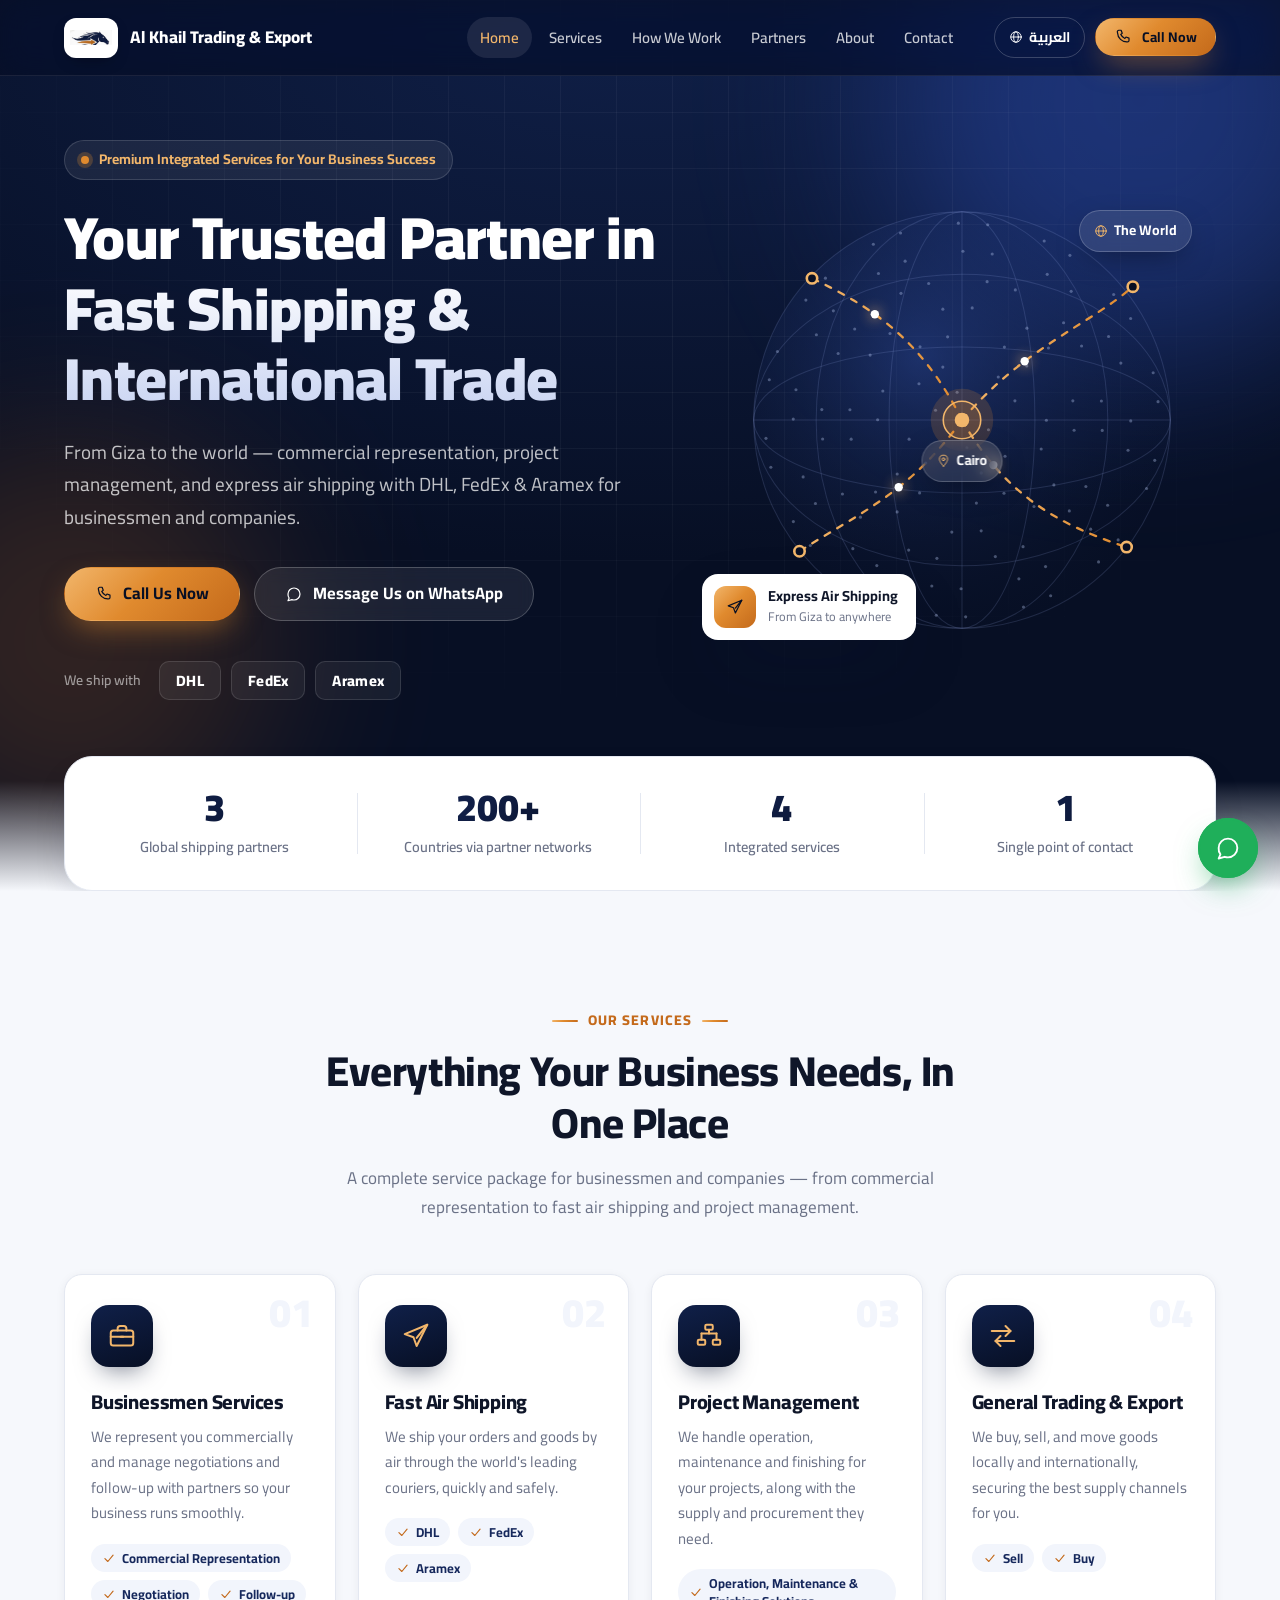
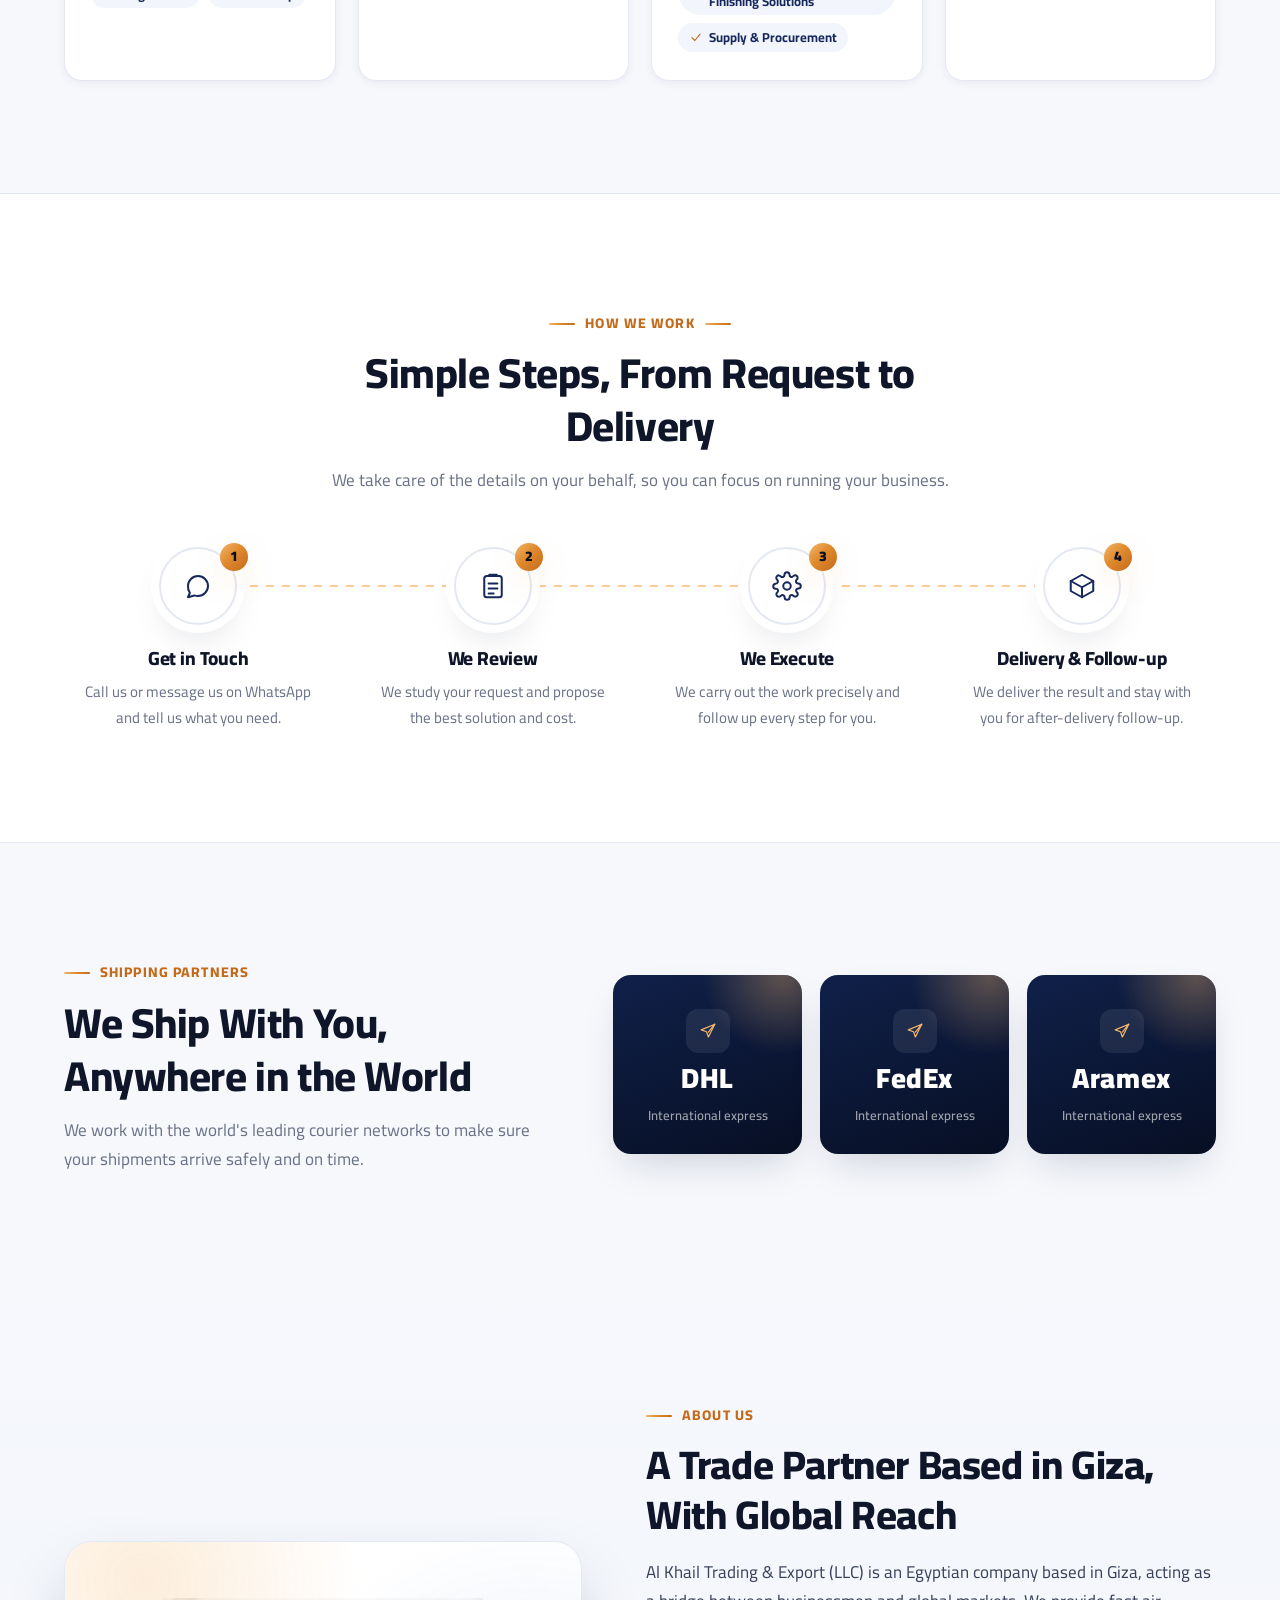
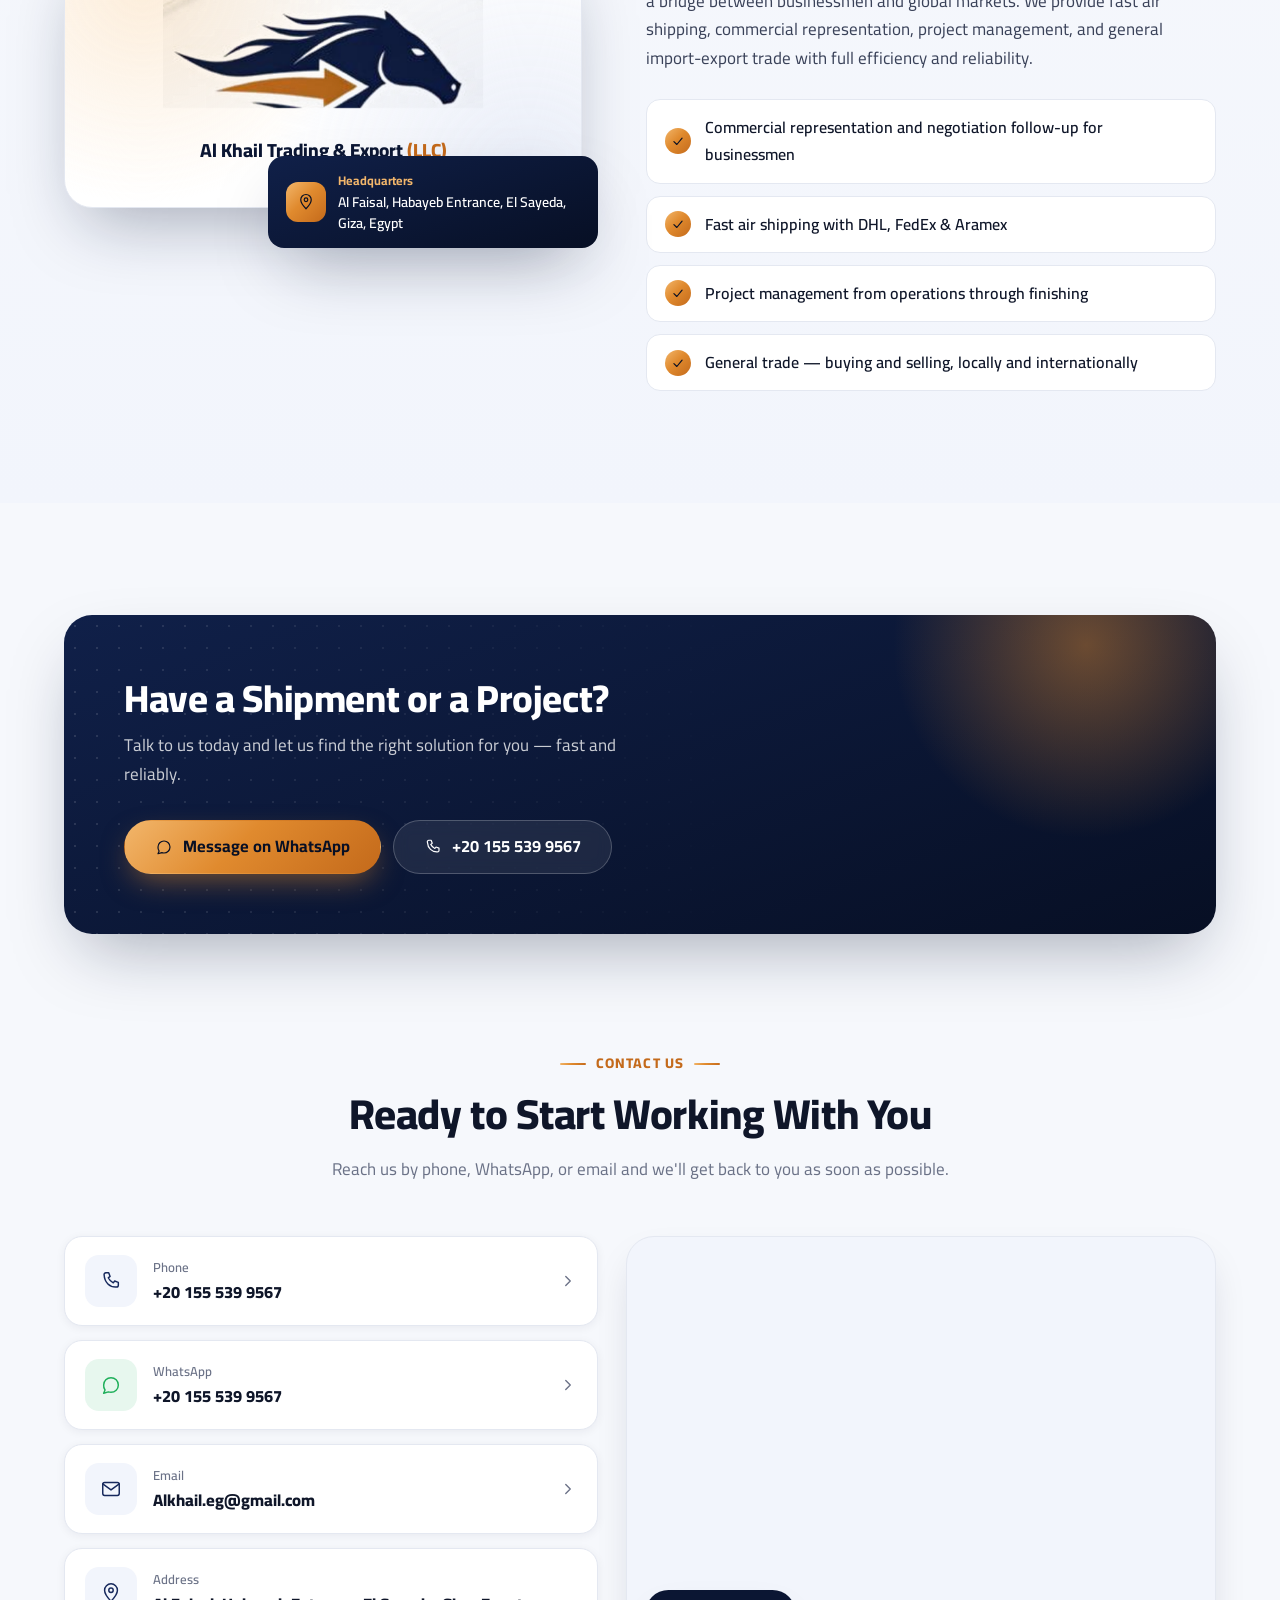
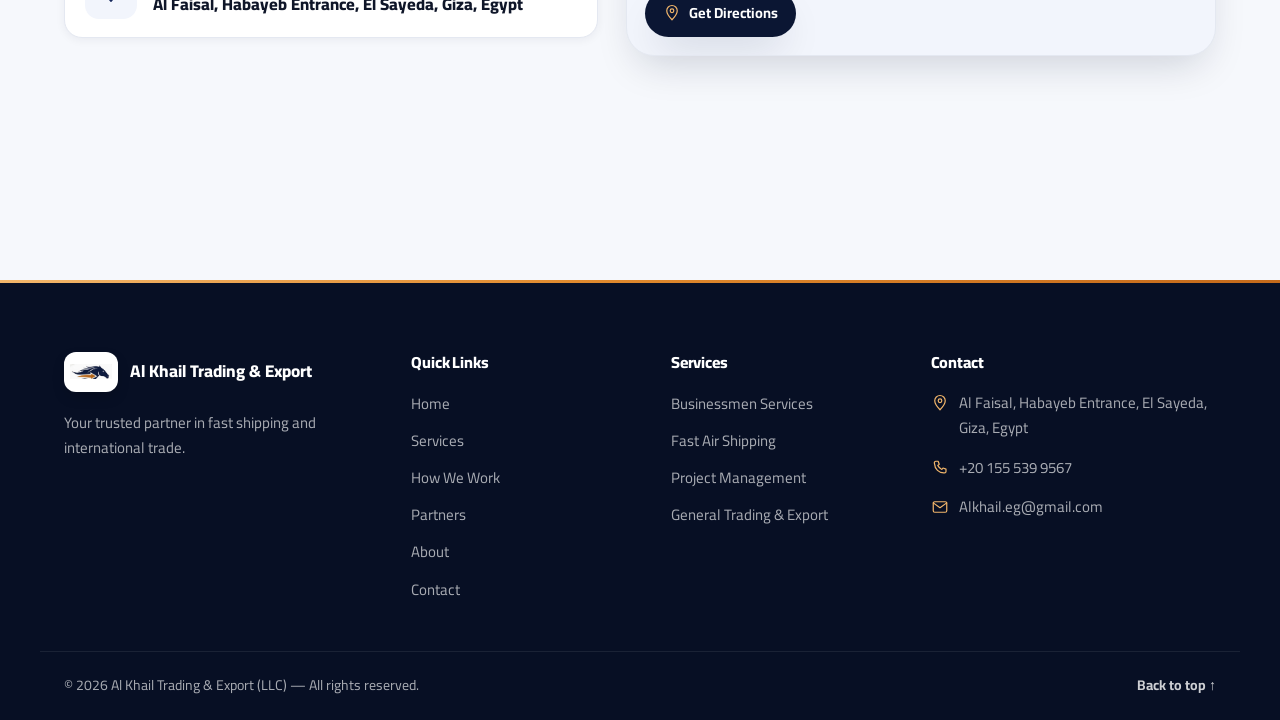
<file: docs/en/index.html>
<!DOCTYPE html>
<html lang="en" dir="ltr">
<head>
<meta charset="UTF-8">
<meta name="viewport" content="width=device-width, initial-scale=1, viewport-fit=cover">
<title>Al Khail Trading &amp; Export (LLC) | Fast Air Shipping DHL, FedEx &amp; Aramex - Giza, Egypt</title>
<meta name="description" content="Al Khail Trading &amp; Export (LLC), Giza, Egypt: fast air shipping with DHL, FedEx &amp; Aramex, business representation, project management, and general import-export trade.">
<meta name="keywords" content="fast air shipping Egypt, DHL Egypt, FedEx Egypt, Aramex Egypt, trading and export, Al Khail company, business representation Giza, project management Cairo">
<meta name="robots" content="index, follow">
<meta name="author" content="Al Khail Trading &amp; Export">
<meta name="theme-color" content="#0B1633">

<!-- Canonical + language alternates (helps Google serve the right language) -->
<link rel="canonical" href="https://alkhailexpress.com/en/">
<link rel="alternate" hreflang="ar" href="https://alkhailexpress.com/">
<link rel="alternate" hreflang="en" href="https://alkhailexpress.com/en/">
<link rel="alternate" hreflang="x-default" href="https://alkhailexpress.com/">

<!-- Open Graph / social sharing -->
<meta property="og:type" content="website">
<meta property="og:site_name" content="Al Khail Trading &amp; Export">
<meta property="og:title" content="Al Khail Trading &amp; Export (LLC) | Fast Air Shipping DHL, FedEx &amp; Aramex - Giza, Egypt">
<meta property="og:description" content="Al Khail Trading &amp; Export (LLC), Giza, Egypt: fast air shipping with DHL, FedEx &amp; Aramex, business representation, project management, and general import-export trade.">
<meta property="og:url" content="https://alkhailexpress.com/en/">
<meta property="og:image" content="https://alkhailexpress.com/assets/images/favicon-512.png">
<meta property="og:locale" content="en_US">
<meta name="twitter:card" content="summary">

<!-- Favicons -->
<link rel="icon" href="/favicon.ico" sizes="any">
<link rel="icon" type="image/png" sizes="32x32" href="/assets/images/favicon-32.png">
<link rel="icon" type="image/png" sizes="192x192" href="/assets/images/favicon-192.png">
<link rel="apple-touch-icon" href="/assets/images/apple-touch-icon.png">

<!-- Font: Cairo covers Arabic and Latin -->
<link rel="preconnect" href="https://fonts.googleapis.com">
<link rel="preconnect" href="https://fonts.gstatic.com" crossorigin>
<link href="https://fonts.googleapis.com/css2?family=Cairo:wght@400;500;600;700;800;900&display=swap" rel="stylesheet">

<link rel="stylesheet" href="/assets/css/style.css?v=2">

<!-- Structured data: helps Google show this as a local business in search -->
<script type="application/ld+json">
{
  "@context": "https://schema.org",
  "@type": "LocalBusiness",
  "name": "Al Khail Trading & Export",
  "image": "https:\/\/alkhailexpress.com\/assets\/images\/favicon-512.png",
  "url": "https:\/\/alkhailexpress.com\/en\/",
  "telephone": "+201555399567",
  "email": "Alkhail.eg@gmail.com",
  "address": {
    "@type": "PostalAddress",
    "streetAddress": "Al Faisal, Habayeb Entrance, El Sayeda, Giza, Egypt",
    "addressLocality": "Giza",
    "addressCountry": "EG"
  },
  "areaServed": "EG",
  "priceRange": "$$"}
</script>
</head>
<body>
<a class="skip-link" href="#main">Skip to content</a>

<header class="site-header" id="top">
  <div class="container site-header__inner">
    <a href="/en/#top" class="brand">
      <span class="brand__logo"><img src="/assets/images/logo-mark.png" alt="" width="56" height="20"></span>
      <span class="brand__name">Al Khail Trading &amp; Export</span>
    </a>

    <nav class="main-nav" id="main-nav" aria-label="Main">
      <ul>
        <li><a href="#top">Home</a></li>
        <li><a href="#services">Services</a></li>
        <li><a href="#process">How We Work</a></li>
        <li><a href="#partners">Partners</a></li>
        <li><a href="#about">About</a></li>
        <li><a href="#contact">Contact</a></li>
      </ul>
    </nav>

    <div class="site-header__actions">
      <a class="lang-switch" href="/" hreflang="ar" lang="ar">
        <svg class="icon icon--xs" aria-hidden="true" viewBox="0 0 24 24" fill="none" stroke="currentColor" stroke-width="1.6" stroke-linecap="round" stroke-linejoin="round">
            <circle cx="12" cy="12" r="9"/>
            <ellipse cx="12" cy="12" rx="4" ry="9"/>
            <line x1="3" y1="12" x2="21" y2="12"/>
        </svg><span>العربية</span>
      </a>
      <a class="btn btn--small btn--primary header-call" href="tel:+201555399567">
        <svg class="icon icon--sm" aria-hidden="true" viewBox="0 0 24 24" fill="none" stroke="currentColor" stroke-width="1.6" stroke-linecap="round" stroke-linejoin="round">
            <path d="M6.5 3h3l1.5 4-2 1.5a12 12 0 0 0 5.5 5.5l1.5-2 4 1.5v3a2 2 0 0 1-2 2C10.5 19 5 13.5 4.5 5.5A2 2 0 0 1 6.5 3Z"/>
        </svg>        <span>Call Now</span>
      </a>
      <button type="button" class="nav-toggle" id="nav-toggle" aria-expanded="false" aria-controls="main-nav">
        <svg class="icon icon--menu" aria-hidden="true" viewBox="0 0 24 24" fill="none" stroke="currentColor" stroke-width="1.8" stroke-linecap="round" stroke-linejoin="round">
            <line x1="3" y1="6" x2="21" y2="6"/>
            <line x1="3" y1="12" x2="21" y2="12"/>
            <line x1="3" y1="18" x2="21" y2="18"/>
        </svg>        <svg class="icon icon--close" aria-hidden="true" viewBox="0 0 24 24" fill="none" stroke="currentColor" stroke-width="1.8" stroke-linecap="round" stroke-linejoin="round">
            <line x1="5" y1="5" x2="19" y2="19"/>
            <line x1="19" y1="5" x2="5" y2="19"/>
        </svg>        <span class="sr-only">Menu</span>
      </button>
    </div>
  </div>
</header>

<main id="main">

<!-- ============================== HERO ============================== -->
<section class="hero" id="hero">
  <div class="hero__bg" aria-hidden="true">
    <span class="hero__glow hero__glow--a"></span>
    <span class="hero__glow hero__glow--b"></span>
    <span class="hero__grid"></span>
  </div>

  <div class="container hero__inner">
    <div class="hero__copy">
      <p class="pill"><span class="pill__dot"></span>Premium Integrated Services for Your Business Success</p>
      <h1 class="hero__title">Your Trusted Partner in Fast Shipping &amp; International Trade</h1>
      <p class="hero__subtitle">From Giza to the world — commercial representation, project management, and express air shipping with DHL, FedEx &amp; Aramex for businessmen and companies.</p>

      <div class="hero__actions">
        <a class="btn btn--primary btn--lg" href="tel:+201555399567">
          <svg class="icon icon--sm" aria-hidden="true" viewBox="0 0 24 24" fill="none" stroke="currentColor" stroke-width="1.6" stroke-linecap="round" stroke-linejoin="round">
            <path d="M6.5 3h3l1.5 4-2 1.5a12 12 0 0 0 5.5 5.5l1.5-2 4 1.5v3a2 2 0 0 1-2 2C10.5 19 5 13.5 4.5 5.5A2 2 0 0 1 6.5 3Z"/>
        </svg>          <span>Call Us Now</span>
        </a>
        <a class="btn btn--glass btn--lg" href="https://wa.me/201555399567?text=Hello%2C%20I%20would%20like%20to%20ask%20about%20your%20services." target="_blank" rel="noopener">
          <svg class="icon icon--sm" aria-hidden="true" viewBox="0 0 24 24" fill="none" stroke="currentColor" stroke-width="1.6" stroke-linecap="round" stroke-linejoin="round">
            <path d="M4 12a8 8 0 0 1 8-8 8 8 0 0 1 8 8c0 4.4-3.6 8-8 8-1 0-2-.16-2.9-.46L4 21l1.5-3.6A7.9 7.9 0 0 1 4 12Z"/>
        </svg>          <span>Message Us on WhatsApp</span>
        </a>
      </div>

      <div class="hero__trust">
        <span class="hero__trust-label">We ship with</span>
        <ul class="hero__carriers">
                      <li>DHL</li>
                      <li>FedEx</li>
                      <li>Aramex</li>
                  </ul>
      </div>
    </div>

    <div class="hero__graphic" aria-hidden="true">
      <div class="globe">
        <svg viewBox="0 0 480 480" class="route-svg">
          <defs>
            <radialGradient id="globeFill" cx="40%" cy="35%" r="70%">
              <stop offset="0%" stop-color="#2a4592" stop-opacity=".55"/>
              <stop offset="100%" stop-color="#0b1633" stop-opacity="0"/>
            </radialGradient>
            <linearGradient id="routeGrad" x1="0" x2="1">
              <stop offset="0%" stop-color="#F2B66B"/>
              <stop offset="100%" stop-color="#E08A2E"/>
            </linearGradient>
          </defs>

          <circle cx="240" cy="240" r="200" fill="url(#globeFill)"/>
          <g class="globe-lines">
            <circle cx="240" cy="240" r="200"/>
            <ellipse cx="240" cy="240" rx="200" ry="70"/>
            <ellipse cx="240" cy="240" rx="200" ry="140"/>
            <ellipse cx="240" cy="240" rx="70" ry="200"/>
            <ellipse cx="240" cy="240" rx="140" ry="200"/>
            <line x1="40" y1="240" x2="440" y2="240"/>
            <line x1="240" y1="40" x2="240" y2="440"/>
          </g>

          <g class="route-dots">
            <circle cx="265.4" cy="249.3" r="1.5"/><circle cx="244.7" cy="266.6" r="1.5"/><circle cx="214.6" cy="230.7" r="1.5"/><circle cx="235.3" cy="213.4" r="1.5"/><circle cx="281.3" cy="274.8" r="1.5"/><circle cx="258.4" cy="290.8" r="1.5"/><circle cx="205.2" cy="281.3" r="1.5"/><circle cx="189.2" cy="258.4" r="1.5"/><circle cx="198.7" cy="205.2" r="1.5"/><circle cx="221.6" cy="189.2" r="1.5"/><circle cx="274.8" cy="198.7" r="1.5"/><circle cx="290.8" cy="221.6" r="1.5"/><circle cx="280.3" cy="310.3" r="1.5"/><circle cx="253.8" cy="319.8" r="1.5"/><circle cx="199.3" cy="310.0" r="1.5"/><circle cx="177.8" cy="291.9" r="1.5"/><circle cx="159.0" cy="239.8" r="1.5"/><circle cx="164.0" cy="212.1" r="1.5"/><circle cx="199.7" cy="169.7" r="1.5"/><circle cx="226.2" cy="160.2" r="1.5"/><circle cx="280.7" cy="170.0" r="1.5"/><circle cx="302.2" cy="188.1" r="1.5"/><circle cx="321.0" cy="240.2" r="1.5"/><circle cx="316.0" cy="267.9" r="1.5"/><circle cx="258.4" cy="346.4" r="1.5"/><circle cx="230.2" cy="347.6" r="1.5"/><circle cx="177.7" cy="328.2" r="1.5"/><circle cx="157.0" cy="309.1" r="1.5"/><circle cx="133.6" cy="258.4" r="1.5"/><circle cx="132.4" cy="230.2" r="1.5"/><circle cx="151.8" cy="177.7" r="1.5"/><circle cx="170.9" cy="157.0" r="1.5"/><circle cx="221.6" cy="133.6" r="1.5"/><circle cx="249.8" cy="132.4" r="1.5"/><circle cx="302.3" cy="151.8" r="1.5"/><circle cx="323.0" cy="170.9" r="1.5"/><circle cx="346.4" cy="221.6" r="1.5"/><circle cx="347.6" cy="249.8" r="1.5"/><circle cx="328.2" cy="302.3" r="1.5"/><circle cx="309.1" cy="323.0" r="1.5"/><circle cx="215.9" cy="372.8" r="1.5"/><circle cx="188.8" cy="364.9" r="1.5"/><circle cx="142.5" cy="333.3" r="1.5"/><circle cx="125.2" cy="311.0" r="1.5"/><circle cx="106.2" cy="258.2" r="1.5"/><circle cx="105.4" cy="230.0" r="1.5"/><circle cx="121.1" cy="176.1" r="1.5"/><circle cx="137.0" cy="152.7" r="1.5"/><circle cx="181.4" cy="118.4" r="1.5"/><circle cx="208.0" cy="108.9" r="1.5"/><circle cx="264.1" cy="107.2" r="1.5"/><circle cx="291.2" cy="115.1" r="1.5"/><circle cx="337.5" cy="146.7" r="1.5"/><circle cx="354.8" cy="169.0" r="1.5"/><circle cx="373.8" cy="221.8" r="1.5"/><circle cx="374.6" cy="250.0" r="1.5"/><circle cx="358.9" cy="303.9" r="1.5"/><circle cx="343.0" cy="327.3" r="1.5"/><circle cx="298.6" cy="361.6" r="1.5"/><circle cx="272.0" cy="371.1" r="1.5"/><circle cx="158.2" cy="379.8" r="1.5"/><circle cx="135.2" cy="363.5" r="1.5"/><circle cx="99.3" cy="320.2" r="1.5"/><circle cx="87.5" cy="294.6" r="1.5"/><circle cx="78.0" cy="239.1" r="1.5"/><circle cx="80.6" cy="211.0" r="1.5"/><circle cx="100.2" cy="158.2" r="1.5"/><circle cx="116.5" cy="135.2" r="1.5"/><circle cx="159.8" cy="99.3" r="1.5"/><circle cx="185.4" cy="87.5" r="1.5"/><circle cx="240.9" cy="78.0" r="1.5"/><circle cx="269.0" cy="80.6" r="1.5"/><circle cx="321.8" cy="100.2" r="1.5"/><circle cx="344.8" cy="116.5" r="1.5"/><circle cx="380.7" cy="159.8" r="1.5"/><circle cx="392.5" cy="185.4" r="1.5"/><circle cx="402.0" cy="240.9" r="1.5"/><circle cx="399.4" cy="269.0" r="1.5"/><circle cx="379.8" cy="321.8" r="1.5"/><circle cx="363.5" cy="344.8" r="1.5"/><circle cx="320.2" cy="380.7" r="1.5"/><circle cx="294.6" cy="392.5" r="1.5"/><circle cx="239.1" cy="402.0" r="1.5"/><circle cx="211.0" cy="399.4" r="1.5"/><circle cx="94.4" cy="360.5" r="1.5"/><circle cx="78.1" cy="337.5" r="1.5"/><circle cx="56.5" cy="285.4" r="1.5"/><circle cx="51.8" cy="257.6" r="1.5"/><circle cx="55.0" cy="201.3" r="1.5"/><circle cx="62.8" cy="174.2" r="1.5"/><circle cx="90.1" cy="124.9" r="1.5"/><circle cx="108.9" cy="103.8" r="1.5"/><circle cx="154.9" cy="71.3" r="1.5"/><circle cx="181.0" cy="60.5" r="1.5"/><circle cx="236.5" cy="51.0" r="1.5"/><circle cx="264.7" cy="52.6" r="1.5"/><circle cx="318.9" cy="68.2" r="1.5"/><circle cx="343.6" cy="81.9" r="1.5"/><circle cx="385.6" cy="119.5" r="1.5"/><circle cx="401.9" cy="142.5" r="1.5"/><circle cx="423.5" cy="194.6" r="1.5"/><circle cx="428.2" cy="222.4" r="1.5"/><circle cx="425.0" cy="278.7" r="1.5"/><circle cx="417.2" cy="305.8" r="1.5"/><circle cx="389.9" cy="355.1" r="1.5"/><circle cx="371.1" cy="376.2" r="1.5"/><circle cx="325.1" cy="408.7" r="1.5"/><circle cx="299.0" cy="419.5" r="1.5"/><circle cx="243.5" cy="429.0" r="1.5"/><circle cx="215.3" cy="427.4" r="1.5"/><circle cx="161.1" cy="411.8" r="1.5"/><circle cx="136.4" cy="398.1" r="1.5"/>          </g>

          <g class="route-lines">
            <path id="r1" class="route-line" d="M240,240 C 200,160 150,130 96,104" />
            <path id="r2" class="route-line" d="M240,240 C 300,170 360,150 404,112" />
            <path id="r3" class="route-line" d="M240,240 C 280,310 330,340 398,362" />
            <path id="r4" class="route-line" d="M240,240 C 190,310 140,330 84,366" />
          </g>

          <g class="route-runners">
            <circle r="4"><animateMotion dur="3.2s" repeatCount="indefinite"><mpath href="#r1"/></animateMotion></circle>
            <circle r="4"><animateMotion dur="3.8s" begin=".6s" repeatCount="indefinite"><mpath href="#r2"/></animateMotion></circle>
            <circle r="4"><animateMotion dur="3.5s" begin="1.2s" repeatCount="indefinite"><mpath href="#r3"/></animateMotion></circle>
            <circle r="4"><animateMotion dur="4.1s" begin=".3s" repeatCount="indefinite"><mpath href="#r4"/></animateMotion></circle>
          </g>

          <g class="route-nodes">
            <circle cx="96" cy="104" r="5"/>
            <circle cx="404" cy="112" r="5"/>
            <circle cx="398" cy="362" r="5"/>
            <circle cx="84" cy="366" r="5"/>
          </g>

          <g class="route-hub">
            <circle cx="240" cy="240" r="30" class="route-hub__pulse"/>
            <circle cx="240" cy="240" r="18" class="route-hub__ring"/>
            <circle cx="240" cy="240" r="7" class="route-hub__dot"/>
          </g>
        </svg>

        <span class="route-badge route-badge--from"><svg class="icon icon--xs" aria-hidden="true" viewBox="0 0 24 24" fill="none" stroke="currentColor" stroke-width="1.6" stroke-linecap="round" stroke-linejoin="round">
            <path d="M12 21s7-7.2 7-12a7 7 0 1 0-14 0c0 4.8 7 12 7 12Z"/>
            <circle cx="12" cy="9" r="2.4"/>
        </svg>Cairo</span>
        <span class="route-badge route-badge--to"><svg class="icon icon--xs" aria-hidden="true" viewBox="0 0 24 24" fill="none" stroke="currentColor" stroke-width="1.6" stroke-linecap="round" stroke-linejoin="round">
            <circle cx="12" cy="12" r="9"/>
            <ellipse cx="12" cy="12" rx="4" ry="9"/>
            <line x1="3" y1="12" x2="21" y2="12"/>
        </svg>The World</span>
        <span class="float-card">
          <span class="float-card__icon"><svg class="icon icon--sm" aria-hidden="true" viewBox="0 0 24 24" fill="none" stroke="currentColor" stroke-width="1.6" stroke-linecap="round" stroke-linejoin="round">
            <path d="M21 3 3 10.5l7 2.5 2.5 7L21 3Z"/>
            <path d="M12.5 13.5 21 3"/>
        </svg></span>
          <span>
            <strong>Express Air Shipping</strong>
            <small>From Giza to anywhere</small>
          </span>
        </span>
      </div>
    </div>
  </div>

  <!-- stats strip -->
  <div class="container">
    <ul class="stats" data-reveal>
              <li class="stat">
          <span class="stat__value">3</span>
          <span class="stat__label">Global shipping partners</span>
        </li>
              <li class="stat">
          <span class="stat__value">200+</span>
          <span class="stat__label">Countries via partner networks</span>
        </li>
              <li class="stat">
          <span class="stat__value">4</span>
          <span class="stat__label">Integrated services</span>
        </li>
              <li class="stat">
          <span class="stat__value">1</span>
          <span class="stat__label">Single point of contact</span>
        </li>
          </ul>
  </div>
</section>

<!-- ============================ SERVICES ============================ -->
<section class="section services" id="services">
  <div class="container">
    <div class="section-head section-head--center" data-reveal>
      <p class="eyebrow">Our Services</p>
      <h2>Everything Your Business Needs, In One Place</h2>
      <p class="section-head__subtitle">A complete service package for businessmen and companies — from commercial representation to fast air shipping and project management.</p>
    </div>

    <div class="service-grid">
              <article class="service-card" data-reveal style="--delay: 0ms">
          <span class="service-card__num">01</span>
          <div class="service-card__icon"><svg class="icon icon--lg" aria-hidden="true" viewBox="0 0 24 24" fill="none" stroke="currentColor" stroke-width="1.6" stroke-linecap="round" stroke-linejoin="round">
            <rect x="3" y="7.5" width="18" height="12" rx="2"/>
            <path d="M8.5 7.5V6a2 2 0 0 1 2-2h3a2 2 0 0 1 2 2v1.5"/>
            <line x1="3" y1="12.5" x2="21" y2="12.5"/>
            <line x1="11" y1="12.5" x2="13" y2="12.5"/>
        </svg></div>
          <h3>Businessmen Services</h3>
          <p>We represent you commercially and manage negotiations and follow-up with partners so your business runs smoothly.</p>
          <ul class="service-card__tags">
                          <li><svg class="icon icon--xs" aria-hidden="true" viewBox="0 0 24 24" fill="none" stroke="currentColor" stroke-width="2" stroke-linecap="round" stroke-linejoin="round">
            <polyline points="5,13 10,18 19,7"/>
        </svg><span>Commercial Representation</span></li>
                          <li><svg class="icon icon--xs" aria-hidden="true" viewBox="0 0 24 24" fill="none" stroke="currentColor" stroke-width="2" stroke-linecap="round" stroke-linejoin="round">
            <polyline points="5,13 10,18 19,7"/>
        </svg><span>Negotiation</span></li>
                          <li><svg class="icon icon--xs" aria-hidden="true" viewBox="0 0 24 24" fill="none" stroke="currentColor" stroke-width="2" stroke-linecap="round" stroke-linejoin="round">
            <polyline points="5,13 10,18 19,7"/>
        </svg><span>Follow-up</span></li>
                      </ul>
        </article>
              <article class="service-card" data-reveal style="--delay: 80ms">
          <span class="service-card__num">02</span>
          <div class="service-card__icon"><svg class="icon icon--lg" aria-hidden="true" viewBox="0 0 24 24" fill="none" stroke="currentColor" stroke-width="1.6" stroke-linecap="round" stroke-linejoin="round">
            <path d="M21 3 3 10.5l7 2.5 2.5 7L21 3Z"/>
            <path d="M12.5 13.5 21 3"/>
        </svg></div>
          <h3>Fast Air Shipping</h3>
          <p>We ship your orders and goods by air through the world&#039;s leading couriers, quickly and safely.</p>
          <ul class="service-card__tags">
                          <li><svg class="icon icon--xs" aria-hidden="true" viewBox="0 0 24 24" fill="none" stroke="currentColor" stroke-width="2" stroke-linecap="round" stroke-linejoin="round">
            <polyline points="5,13 10,18 19,7"/>
        </svg><span>DHL</span></li>
                          <li><svg class="icon icon--xs" aria-hidden="true" viewBox="0 0 24 24" fill="none" stroke="currentColor" stroke-width="2" stroke-linecap="round" stroke-linejoin="round">
            <polyline points="5,13 10,18 19,7"/>
        </svg><span>FedEx</span></li>
                          <li><svg class="icon icon--xs" aria-hidden="true" viewBox="0 0 24 24" fill="none" stroke="currentColor" stroke-width="2" stroke-linecap="round" stroke-linejoin="round">
            <polyline points="5,13 10,18 19,7"/>
        </svg><span>Aramex</span></li>
                      </ul>
        </article>
              <article class="service-card" data-reveal style="--delay: 160ms">
          <span class="service-card__num">03</span>
          <div class="service-card__icon"><svg class="icon icon--lg" aria-hidden="true" viewBox="0 0 24 24" fill="none" stroke="currentColor" stroke-width="1.6" stroke-linecap="round" stroke-linejoin="round">
            <rect x="9" y="3" width="6" height="4" rx="1"/>
            <rect x="3" y="15" width="6" height="4" rx="1"/>
            <rect x="15" y="15" width="6" height="4" rx="1"/>
            <line x1="12" y1="7" x2="12" y2="10"/>
            <line x1="6" y1="10" x2="18" y2="10"/>
            <line x1="6" y1="10" x2="6" y2="15"/>
            <line x1="18" y1="10" x2="18" y2="15"/>
        </svg></div>
          <h3>Project Management</h3>
          <p>We handle operation, maintenance and finishing for your projects, along with the supply and procurement they need.</p>
          <ul class="service-card__tags">
                          <li><svg class="icon icon--xs" aria-hidden="true" viewBox="0 0 24 24" fill="none" stroke="currentColor" stroke-width="2" stroke-linecap="round" stroke-linejoin="round">
            <polyline points="5,13 10,18 19,7"/>
        </svg><span>Operation, Maintenance &amp; Finishing Solutions</span></li>
                          <li><svg class="icon icon--xs" aria-hidden="true" viewBox="0 0 24 24" fill="none" stroke="currentColor" stroke-width="2" stroke-linecap="round" stroke-linejoin="round">
            <polyline points="5,13 10,18 19,7"/>
        </svg><span>Supply &amp; Procurement</span></li>
                      </ul>
        </article>
              <article class="service-card" data-reveal style="--delay: 240ms">
          <span class="service-card__num">04</span>
          <div class="service-card__icon"><svg class="icon icon--lg" aria-hidden="true" viewBox="0 0 24 24" fill="none" stroke="currentColor" stroke-width="1.6" stroke-linecap="round" stroke-linejoin="round">
            <line x1="3" y1="8" x2="18" y2="8"/>
            <polyline points="14,4 18,8 14,12"/>
            <line x1="21" y1="16" x2="6" y2="16"/>
            <polyline points="10,12 6,16 10,20"/>
        </svg></div>
          <h3>General Trading &amp; Export</h3>
          <p>We buy, sell, and move goods locally and internationally, securing the best supply channels for you.</p>
          <ul class="service-card__tags">
                          <li><svg class="icon icon--xs" aria-hidden="true" viewBox="0 0 24 24" fill="none" stroke="currentColor" stroke-width="2" stroke-linecap="round" stroke-linejoin="round">
            <polyline points="5,13 10,18 19,7"/>
        </svg><span>Sell</span></li>
                          <li><svg class="icon icon--xs" aria-hidden="true" viewBox="0 0 24 24" fill="none" stroke="currentColor" stroke-width="2" stroke-linecap="round" stroke-linejoin="round">
            <polyline points="5,13 10,18 19,7"/>
        </svg><span>Buy</span></li>
                      </ul>
        </article>
          </div>
  </div>
</section>

<!-- ============================= PROCESS ============================= -->
<section class="section process" id="process">
  <div class="container">
    <div class="section-head section-head--center" data-reveal>
      <p class="eyebrow">How We Work</p>
      <h2>Simple Steps, From Request to Delivery</h2>
      <p class="section-head__subtitle">We take care of the details on your behalf, so you can focus on running your business.</p>
    </div>

    <ol class="steps">
              <li class="step" data-reveal style="--delay: 0ms">
          <span class="step__num">1</span>
          <div class="step__icon"><svg class="icon" aria-hidden="true" viewBox="0 0 24 24" fill="none" stroke="currentColor" stroke-width="1.6" stroke-linecap="round" stroke-linejoin="round">
            <path d="M4 12a8 8 0 0 1 8-8 8 8 0 0 1 8 8c0 4.4-3.6 8-8 8-1 0-2-.16-2.9-.46L4 21l1.5-3.6A7.9 7.9 0 0 1 4 12Z"/>
        </svg></div>
          <h3>Get in Touch</h3>
          <p>Call us or message us on WhatsApp and tell us what you need.</p>
        </li>
              <li class="step" data-reveal style="--delay: 90ms">
          <span class="step__num">2</span>
          <div class="step__icon"><svg class="icon" aria-hidden="true" viewBox="0 0 24 24" fill="none" stroke="currentColor" stroke-width="1.6" stroke-linecap="round" stroke-linejoin="round">
            <rect x="5" y="4" width="14" height="17" rx="2"/>
            <path d="M9 4V3h6v1"/>
            <line x1="8.5" y1="10" x2="15.5" y2="10"/>
            <line x1="8.5" y1="14" x2="15.5" y2="14"/>
            <line x1="8.5" y1="18" x2="12.5" y2="18"/>
        </svg></div>
          <h3>We Review</h3>
          <p>We study your request and propose the best solution and cost.</p>
        </li>
              <li class="step" data-reveal style="--delay: 180ms">
          <span class="step__num">3</span>
          <div class="step__icon"><svg class="icon" aria-hidden="true" viewBox="0 0 24 24" fill="none" stroke="currentColor" stroke-width="1.6" stroke-linecap="round" stroke-linejoin="round">
            <circle cx="12" cy="12" r="3"/>
            <path d="M19.4 15a1.7 1.7 0 0 0 .3 1.8l.1.1a2 2 0 1 1-2.8 2.8l-.1-.1a1.7 1.7 0 0 0-1.8-.3 1.7 1.7 0 0 0-1 1.5V21a2 2 0 1 1-4 0v-.1a1.7 1.7 0 0 0-1.1-1.5 1.7 1.7 0 0 0-1.8.3l-.1.1a2 2 0 1 1-2.8-2.8l.1-.1a1.7 1.7 0 0 0 .3-1.8 1.7 1.7 0 0 0-1.5-1H3a2 2 0 1 1 0-4h.1a1.7 1.7 0 0 0 1.5-1.1 1.7 1.7 0 0 0-.3-1.8l-.1-.1a2 2 0 1 1 2.8-2.8l.1.1a1.7 1.7 0 0 0 1.8.3H9a1.7 1.7 0 0 0 1-1.5V3a2 2 0 1 1 4 0v.1a1.7 1.7 0 0 0 1 1.5 1.7 1.7 0 0 0 1.8-.3l.1-.1a2 2 0 1 1 2.8 2.8l-.1.1a1.7 1.7 0 0 0-.3 1.8V9a1.7 1.7 0 0 0 1.5 1H21a2 2 0 1 1 0 4h-.1a1.7 1.7 0 0 0-1.5 1Z"/>
        </svg></div>
          <h3>We Execute</h3>
          <p>We carry out the work precisely and follow up every step for you.</p>
        </li>
              <li class="step" data-reveal style="--delay: 270ms">
          <span class="step__num">4</span>
          <div class="step__icon"><svg class="icon" aria-hidden="true" viewBox="0 0 24 24" fill="none" stroke="currentColor" stroke-width="1.6" stroke-linecap="round" stroke-linejoin="round">
            <path d="M21 8 12 3 3 8v8l9 5 9-5V8Z"/>
            <polyline points="3,8 12,13 21,8"/>
            <line x1="12" y1="13" x2="12" y2="21"/>
        </svg></div>
          <h3>Delivery &amp; Follow-up</h3>
          <p>We deliver the result and stay with you for after-delivery follow-up.</p>
        </li>
          </ol>
  </div>
</section>

<!-- ============================ PARTNERS ============================= -->
<section class="section partners" id="partners">
  <div class="container partners__inner">
    <div class="section-head" data-reveal>
      <p class="eyebrow">Shipping Partners</p>
      <h2>We Ship With You, Anywhere in the World</h2>
      <p class="section-head__subtitle">We work with the world&#039;s leading courier networks to make sure your shipments arrive safely and on time.</p>
    </div>

    <ul class="partner-strip" data-reveal style="--delay: 90ms">
              <li class="partner-badge">
          <span class="partner-badge__icon"><svg class="icon icon--sm" aria-hidden="true" viewBox="0 0 24 24" fill="none" stroke="currentColor" stroke-width="1.6" stroke-linecap="round" stroke-linejoin="round">
            <path d="M21 3 3 10.5l7 2.5 2.5 7L21 3Z"/>
            <path d="M12.5 13.5 21 3"/>
        </svg></span>
          <span class="partner-badge__name">DHL</span>
          <span class="partner-badge__meta">International express</span>
        </li>
              <li class="partner-badge">
          <span class="partner-badge__icon"><svg class="icon icon--sm" aria-hidden="true" viewBox="0 0 24 24" fill="none" stroke="currentColor" stroke-width="1.6" stroke-linecap="round" stroke-linejoin="round">
            <path d="M21 3 3 10.5l7 2.5 2.5 7L21 3Z"/>
            <path d="M12.5 13.5 21 3"/>
        </svg></span>
          <span class="partner-badge__name">FedEx</span>
          <span class="partner-badge__meta">International express</span>
        </li>
              <li class="partner-badge">
          <span class="partner-badge__icon"><svg class="icon icon--sm" aria-hidden="true" viewBox="0 0 24 24" fill="none" stroke="currentColor" stroke-width="1.6" stroke-linecap="round" stroke-linejoin="round">
            <path d="M21 3 3 10.5l7 2.5 2.5 7L21 3Z"/>
            <path d="M12.5 13.5 21 3"/>
        </svg></span>
          <span class="partner-badge__name">Aramex</span>
          <span class="partner-badge__meta">International express</span>
        </li>
          </ul>
  </div>
</section>

<!-- ============================== ABOUT ============================== -->
<section class="section about" id="about">
  <div class="container about__grid">
    <div class="about__visual" data-reveal>
      <div class="about__card">
        <img src="/assets/images/logo-mark.png" alt="Al Khail Trading &amp; Export" class="about__logo" width="320" height="110" loading="lazy">
        <p class="about__card-name">Al Khail Trading &amp; Export <span>(LLC)</span></p>
      </div>
      <div class="about__location">
        <span class="about__location-icon"><svg class="icon icon--sm" aria-hidden="true" viewBox="0 0 24 24" fill="none" stroke="currentColor" stroke-width="1.6" stroke-linecap="round" stroke-linejoin="round">
            <path d="M12 21s7-7.2 7-12a7 7 0 1 0-14 0c0 4.8 7 12 7 12Z"/>
            <circle cx="12" cy="9" r="2.4"/>
        </svg></span>
        <span>
          <small>Headquarters</small>
          <strong>Al Faisal, Habayeb Entrance, El Sayeda, Giza, Egypt</strong>
        </span>
      </div>
    </div>

    <div class="about__copy" data-reveal style="--delay: 90ms">
      <p class="eyebrow">About Us</p>
      <h2>A Trade Partner Based in Giza, With Global Reach</h2>
      <p class="about__body">Al Khail Trading &amp; Export (LLC) is an Egyptian company based in Giza, acting as a bridge between businessmen and global markets. We provide fast air shipping, commercial representation, project management, and general import-export trade with full efficiency and reliability.</p>
      <ul class="about__points">
                  <li><span class="about__check"><svg class="icon icon--xs" aria-hidden="true" viewBox="0 0 24 24" fill="none" stroke="currentColor" stroke-width="2" stroke-linecap="round" stroke-linejoin="round">
            <polyline points="5,13 10,18 19,7"/>
        </svg></span><span>Commercial representation and negotiation follow-up for businessmen</span></li>
                  <li><span class="about__check"><svg class="icon icon--xs" aria-hidden="true" viewBox="0 0 24 24" fill="none" stroke="currentColor" stroke-width="2" stroke-linecap="round" stroke-linejoin="round">
            <polyline points="5,13 10,18 19,7"/>
        </svg></span><span>Fast air shipping with DHL, FedEx &amp; Aramex</span></li>
                  <li><span class="about__check"><svg class="icon icon--xs" aria-hidden="true" viewBox="0 0 24 24" fill="none" stroke="currentColor" stroke-width="2" stroke-linecap="round" stroke-linejoin="round">
            <polyline points="5,13 10,18 19,7"/>
        </svg></span><span>Project management from operations through finishing</span></li>
                  <li><span class="about__check"><svg class="icon icon--xs" aria-hidden="true" viewBox="0 0 24 24" fill="none" stroke="currentColor" stroke-width="2" stroke-linecap="round" stroke-linejoin="round">
            <polyline points="5,13 10,18 19,7"/>
        </svg></span><span>General trade — buying and selling, locally and internationally</span></li>
              </ul>
    </div>
  </div>
</section>

<!-- ============================ CTA BAND ============================= -->
<section class="cta-band-wrap">
  <div class="container">
    <div class="cta-band" data-reveal>
      <div class="cta-band__copy">
        <h2>Have a Shipment or a Project?</h2>
        <p>Talk to us today and let us find the right solution for you — fast and reliably.</p>
      </div>
      <div class="cta-band__actions">
        <a class="btn btn--primary btn--lg" href="https://wa.me/201555399567?text=Hello%2C%20I%20would%20like%20to%20ask%20about%20your%20services." target="_blank" rel="noopener">
          <svg class="icon icon--sm" aria-hidden="true" viewBox="0 0 24 24" fill="none" stroke="currentColor" stroke-width="1.6" stroke-linecap="round" stroke-linejoin="round">
            <path d="M4 12a8 8 0 0 1 8-8 8 8 0 0 1 8 8c0 4.4-3.6 8-8 8-1 0-2-.16-2.9-.46L4 21l1.5-3.6A7.9 7.9 0 0 1 4 12Z"/>
        </svg><span>Message on WhatsApp</span>
        </a>
        <a class="btn btn--glass btn--lg" href="tel:+201555399567">
          <svg class="icon icon--sm" aria-hidden="true" viewBox="0 0 24 24" fill="none" stroke="currentColor" stroke-width="1.6" stroke-linecap="round" stroke-linejoin="round">
            <path d="M6.5 3h3l1.5 4-2 1.5a12 12 0 0 0 5.5 5.5l1.5-2 4 1.5v3a2 2 0 0 1-2 2C10.5 19 5 13.5 4.5 5.5A2 2 0 0 1 6.5 3Z"/>
        </svg><span dir="ltr">+20 155 539 9567</span>
        </a>
      </div>
    </div>
  </div>
</section>

<!-- ============================= CONTACT ============================= -->
<section class="section contact" id="contact">
  <div class="container">
    <div class="section-head section-head--center" data-reveal>
      <p class="eyebrow">Contact Us</p>
      <h2>Ready to Start Working With You</h2>
      <p class="section-head__subtitle">Reach us by phone, WhatsApp, or email and we&#039;ll get back to you as soon as possible.</p>
    </div>

    <div class="contact__grid">
      <div class="contact__info" data-reveal>
        <a class="contact-card" href="tel:+201555399567">
          <span class="contact-card__icon"><svg class="icon" aria-hidden="true" viewBox="0 0 24 24" fill="none" stroke="currentColor" stroke-width="1.6" stroke-linecap="round" stroke-linejoin="round">
            <path d="M6.5 3h3l1.5 4-2 1.5a12 12 0 0 0 5.5 5.5l1.5-2 4 1.5v3a2 2 0 0 1-2 2C10.5 19 5 13.5 4.5 5.5A2 2 0 0 1 6.5 3Z"/>
        </svg></span>
          <span class="contact-card__body">
            <span class="contact-card__label">Phone</span>
            <span class="contact-card__value" dir="ltr">+20 155 539 9567</span>
          </span>
          <svg class="icon icon--sm contact-card__arrow" aria-hidden="true" viewBox="0 0 24 24" fill="none" stroke="currentColor" stroke-width="1.8" stroke-linecap="round" stroke-linejoin="round">
            <polyline points="9,6 15,12 9,18"/>
        </svg>        </a>
        <a class="contact-card" href="https://wa.me/201555399567?text=Hello%2C%20I%20would%20like%20to%20ask%20about%20your%20services." target="_blank" rel="noopener">
          <span class="contact-card__icon contact-card__icon--wa"><svg class="icon" aria-hidden="true" viewBox="0 0 24 24" fill="none" stroke="currentColor" stroke-width="1.6" stroke-linecap="round" stroke-linejoin="round">
            <path d="M4 12a8 8 0 0 1 8-8 8 8 0 0 1 8 8c0 4.4-3.6 8-8 8-1 0-2-.16-2.9-.46L4 21l1.5-3.6A7.9 7.9 0 0 1 4 12Z"/>
        </svg></span>
          <span class="contact-card__body">
            <span class="contact-card__label">WhatsApp</span>
            <span class="contact-card__value" dir="ltr">+20 155 539 9567</span>
          </span>
          <svg class="icon icon--sm contact-card__arrow" aria-hidden="true" viewBox="0 0 24 24" fill="none" stroke="currentColor" stroke-width="1.8" stroke-linecap="round" stroke-linejoin="round">
            <polyline points="9,6 15,12 9,18"/>
        </svg>        </a>
        <a class="contact-card" href="mailto:Alkhail.eg@gmail.com">
          <span class="contact-card__icon"><svg class="icon" aria-hidden="true" viewBox="0 0 24 24" fill="none" stroke="currentColor" stroke-width="1.6" stroke-linecap="round" stroke-linejoin="round">
            <rect x="3" y="5" width="18" height="14" rx="2"/>
            <path d="M3 6.5 12 13 21 6.5"/>
        </svg></span>
          <span class="contact-card__body">
            <span class="contact-card__label">Email</span>
            <span class="contact-card__value">Alkhail.eg@gmail.com</span>
          </span>
          <svg class="icon icon--sm contact-card__arrow" aria-hidden="true" viewBox="0 0 24 24" fill="none" stroke="currentColor" stroke-width="1.8" stroke-linecap="round" stroke-linejoin="round">
            <polyline points="9,6 15,12 9,18"/>
        </svg>        </a>
        <div class="contact-card contact-card--static">
          <span class="contact-card__icon"><svg class="icon" aria-hidden="true" viewBox="0 0 24 24" fill="none" stroke="currentColor" stroke-width="1.6" stroke-linecap="round" stroke-linejoin="round">
            <path d="M12 21s7-7.2 7-12a7 7 0 1 0-14 0c0 4.8 7 12 7 12Z"/>
            <circle cx="12" cy="9" r="2.4"/>
        </svg></span>
          <span class="contact-card__body">
            <span class="contact-card__label">Address</span>
            <span class="contact-card__value">Al Faisal, Habayeb Entrance, El Sayeda, Giza, Egypt</span>
          </span>
        </div>
      </div>

      <div class="contact__map" data-reveal style="--delay: 90ms">
        <iframe
          src="https://www.google.com/maps?q=Al+Faisal%2C+Habayeb+Entrance%2C+El+Sayeda%2C+Giza%2C+Egypt&amp;output=embed"
          width="100%" height="100%" style="border:0;" allowfullscreen="" loading="lazy"
          referrerpolicy="no-referrer-when-downgrade"
          title="Address">
        </iframe>
        <a class="map-directions" target="_blank" rel="noopener"
           href="https://www.google.com/maps/dir/?api=1&amp;destination=Al+Faisal%2C+Habayeb+Entrance%2C+El+Sayeda%2C+Giza%2C+Egypt">
          <svg class="icon icon--sm" aria-hidden="true" viewBox="0 0 24 24" fill="none" stroke="currentColor" stroke-width="1.6" stroke-linecap="round" stroke-linejoin="round">
            <path d="M12 21s7-7.2 7-12a7 7 0 1 0-14 0c0 4.8 7 12 7 12Z"/>
            <circle cx="12" cy="9" r="2.4"/>
        </svg><span>Get Directions</span>
        </a>
      </div>
    </div>
  </div>
</section>

</main>

<footer class="site-footer">
  <div class="container site-footer__grid">

    <div class="footer-col footer-col--brand">
      <a href="/en/#top" class="brand brand--footer">
        <span class="brand__logo"><img src="/assets/images/logo-mark.png" alt="" width="64" height="23" loading="lazy"></span>
        <span class="brand__name">Al Khail Trading &amp; Export</span>
      </a>
      <p class="footer-tagline">Your trusted partner in fast shipping and international trade.</p>
          </div>

    <div class="footer-col">
      <h3 class="footer-col__title">Quick Links</h3>
      <ul class="footer-nav">
        <li><a href="#top">Home</a></li>
        <li><a href="#services">Services</a></li>
        <li><a href="#process">How We Work</a></li>
        <li><a href="#partners">Partners</a></li>
        <li><a href="#about">About</a></li>
        <li><a href="#contact">Contact</a></li>
      </ul>
    </div>

    <div class="footer-col">
      <h3 class="footer-col__title">Services</h3>
      <ul class="footer-nav">
                  <li><a href="#services">Businessmen Services</a></li>
                  <li><a href="#services">Fast Air Shipping</a></li>
                  <li><a href="#services">Project Management</a></li>
                  <li><a href="#services">General Trading &amp; Export</a></li>
              </ul>
    </div>

    <div class="footer-col">
      <h3 class="footer-col__title">Contact</h3>
      <ul class="footer-contact">
        <li>
          <svg class="icon icon--sm" aria-hidden="true" viewBox="0 0 24 24" fill="none" stroke="currentColor" stroke-width="1.6" stroke-linecap="round" stroke-linejoin="round">
            <path d="M12 21s7-7.2 7-12a7 7 0 1 0-14 0c0 4.8 7 12 7 12Z"/>
            <circle cx="12" cy="9" r="2.4"/>
        </svg>          <span>Al Faisal, Habayeb Entrance, El Sayeda, Giza, Egypt</span>
        </li>
        <li>
          <svg class="icon icon--sm" aria-hidden="true" viewBox="0 0 24 24" fill="none" stroke="currentColor" stroke-width="1.6" stroke-linecap="round" stroke-linejoin="round">
            <path d="M6.5 3h3l1.5 4-2 1.5a12 12 0 0 0 5.5 5.5l1.5-2 4 1.5v3a2 2 0 0 1-2 2C10.5 19 5 13.5 4.5 5.5A2 2 0 0 1 6.5 3Z"/>
        </svg>          <a href="tel:+201555399567" dir="ltr">+20 155 539 9567</a>
        </li>
        <li>
          <svg class="icon icon--sm" aria-hidden="true" viewBox="0 0 24 24" fill="none" stroke="currentColor" stroke-width="1.6" stroke-linecap="round" stroke-linejoin="round">
            <rect x="3" y="5" width="18" height="14" rx="2"/>
            <path d="M3 6.5 12 13 21 6.5"/>
        </svg>          <a href="mailto:Alkhail.eg@gmail.com">Alkhail.eg@gmail.com</a>
        </li>
      </ul>
    </div>

  </div>

  <div class="container site-footer__bottom">
    <p>&copy; 2026 Al Khail Trading &amp; Export (LLC) — All rights reserved.</p>
    <a href="#top" class="to-top">Back to top ↑</a>
  </div>
</footer>

<a class="whatsapp-fab" href="https://wa.me/201555399567?text=Hello%2C%20I%20would%20like%20to%20ask%20about%20your%20services." target="_blank" rel="noopener" aria-label="Message on WhatsApp">
  <svg class="icon" aria-hidden="true" viewBox="0 0 24 24" fill="none" stroke="currentColor" stroke-width="1.6" stroke-linecap="round" stroke-linejoin="round">
            <path d="M4 12a8 8 0 0 1 8-8 8 8 0 0 1 8 8c0 4.4-3.6 8-8 8-1 0-2-.16-2.9-.46L4 21l1.5-3.6A7.9 7.9 0 0 1 4 12Z"/>
        </svg></a>

<script src="/assets/js/main.js?v=2" defer></script>
</body>
</html>
</file>
<file: assets/css/style.css>
/* ==========================================================================
   Al Khail Trading & Export — stylesheet
   Token system lives in :root. Change colors/fonts/spacing there and the
   whole site updates. Uses logical properties (inline-start/end) so the
   same rules work for Arabic (RTL) and English (LTR).
   ========================================================================== */

:root {
  /* --- Brand colors, sampled from the company logo --- */
  --navy-950: #070F24;
  --navy-900: #0B1633;
  --navy-800: #102049;
  --navy-700: #16285C;
  --navy-600: #233A7D;
  --navy-100: #E6EBF7;
  --navy-50:  #F2F5FC;

  --gold-700: #A85A12;
  --gold-600: #C46A1B;
  --gold-500: #E08A2E;
  --gold-400: #F2B66B;
  --gold-100: #FCEBD6;

  --ink-900: #0F1629;
  --ink-700: #3A4259;
  --ink-500: #6B7287;
  --line: #E4E8F1;
  --surface: #FFFFFF;
  --bg: #F6F8FC;
  --wa: #1FAF5A;

  --grad-gold: linear-gradient(135deg, var(--gold-400), var(--gold-500) 45%, var(--gold-600));
  --grad-navy: linear-gradient(160deg, var(--navy-800), var(--navy-950));

  /* --- Type --- */
  --font: 'Cairo', 'Segoe UI', Tahoma, sans-serif;

  /* --- Shape & shadow --- */
  --radius-sm: 10px;
  --radius-md: 18px;
  --radius-lg: 28px;
  --shadow-sm: 0 2px 10px rgba(11, 22, 51, .06);
  --shadow-md: 0 18px 40px -12px rgba(11, 22, 51, .18);
  --shadow-lg: 0 30px 70px -20px rgba(11, 22, 51, .35);
  --shadow-gold: 0 12px 30px -8px rgba(224, 138, 46, .55);

  --container: 1200px;
  --header-h: 76px;
  --ease: cubic-bezier(.2, .7, .2, 1);
}

/* ---------------------------------------------------------------------- */
/* Reset & base                                                            */
/* ---------------------------------------------------------------------- */
*, *::before, *::after { box-sizing: border-box; }
html { scroll-behavior: smooth; scroll-padding-top: calc(var(--header-h) + 8px); -webkit-text-size-adjust: 100%; }
body, h1, h2, h3, p, ul, ol, figure { margin: 0; }
ul, ol { padding: 0; list-style: none; }
img, svg { max-width: 100%; display: block; }
a { color: inherit; text-decoration: none; }
button { font: inherit; background: none; border: 0; cursor: pointer; color: inherit; }

body {
  font-family: var(--font);
  color: var(--ink-700);
  background: var(--bg);
  -webkit-font-smoothing: antialiased;
  line-height: 1.7;
  font-size: 16px;
  overflow-x: hidden;
}

h1, h2, h3 { color: var(--ink-900); font-weight: 800; line-height: 1.25; letter-spacing: -.01em; }
[dir="rtl"] h1, [dir="rtl"] h2, [dir="rtl"] h3 { letter-spacing: 0; }

::selection { background: var(--gold-400); color: var(--navy-950); }

.container {
  max-width: var(--container);
  margin-inline: auto;
  padding-inline: 24px;
}

.sr-only {
  position: absolute; width: 1px; height: 1px; padding: 0; margin: -1px;
  overflow: hidden; clip: rect(0,0,0,0); white-space: nowrap; border: 0;
}

.skip-link {
  position: absolute; inset-inline-start: 12px; top: -60px;
  background: var(--gold-500); color: var(--navy-950); font-weight: 700;
  padding: 10px 16px; border-radius: var(--radius-sm);
  z-index: 200; transition: top .2s ease;
}
.skip-link:focus { top: 12px; }

:focus-visible { outline: 3px solid var(--gold-500); outline-offset: 3px; border-radius: 6px; }

/* ---------------------------------------------------------------------- */
/* Icons                                                                   */
/* ---------------------------------------------------------------------- */
.icon { width: 22px; height: 22px; flex-shrink: 0; }
.icon--xs { width: 14px; height: 14px; }
.icon--sm { width: 18px; height: 18px; }
.icon--lg { width: 30px; height: 30px; }
[dir="rtl"] .contact-card__arrow { transform: scaleX(-1); }

/* ---------------------------------------------------------------------- */
/* Buttons                                                                 */
/* ---------------------------------------------------------------------- */
.btn {
  display: inline-flex; align-items: center; justify-content: center; gap: 10px;
  padding: 13px 24px; border-radius: 999px;
  font-weight: 700; font-size: 15.5px; line-height: 1.2;
  border: 1.5px solid transparent;
  transition: transform .25s var(--ease), box-shadow .25s var(--ease), background .25s, color .25s, border-color .25s;
  white-space: nowrap;
}
.btn:hover { transform: translateY(-2px); }
.btn:active { transform: translateY(0); }
.btn--lg { padding: 16px 30px; font-size: 16.5px; }
.btn--small { padding: 9px 18px; font-size: 14px; }

.btn--primary { background: var(--grad-gold); color: var(--navy-950); box-shadow: var(--shadow-gold); }
.btn--primary:hover { box-shadow: 0 18px 38px -8px rgba(224, 138, 46, .7); }

.btn--glass {
  background: rgba(255,255,255,.08); color: #fff;
  border-color: rgba(255,255,255,.22);
  backdrop-filter: blur(8px); -webkit-backdrop-filter: blur(8px);
}
.btn--glass:hover { background: rgba(255,255,255,.16); border-color: rgba(255,255,255,.4); }

/* ---------------------------------------------------------------------- */
/* Header                                                                  */
/* ---------------------------------------------------------------------- */
.site-header {
  position: sticky; top: 0; z-index: 100;
  height: var(--header-h);
  background: rgba(7, 15, 36, .72);
  backdrop-filter: saturate(160%) blur(16px); -webkit-backdrop-filter: saturate(160%) blur(16px);
  border-bottom: 1px solid rgba(255,255,255,.08);
  color: #fff;
  transition: background .3s, box-shadow .3s;
}
.site-header.is-scrolled { background: rgba(7, 15, 36, .92); box-shadow: 0 10px 30px -10px rgba(0,0,0,.45); }

.site-header__inner { height: 100%; display: flex; align-items: center; gap: 28px; }

.brand { display: inline-flex; align-items: center; gap: 12px; flex-shrink: 0; }
.brand__logo {
  display: grid; place-items: center;
  width: 54px; height: 40px; border-radius: 12px;
  background: #fff; padding: 4px 6px;
  box-shadow: 0 6px 16px -6px rgba(0,0,0,.4);
}
.brand__logo img { width: 100%; height: auto; }
.brand__name { font-weight: 800; font-size: 17px; line-height: 1.2; color: #fff; }

.main-nav { margin-inline-start: auto; }
.main-nav ul { display: flex; gap: 4px; }
.main-nav a {
  display: block; padding: 8px 13px; border-radius: 999px;
  font-weight: 600; font-size: 15px; color: rgba(255,255,255,.78);
  transition: color .2s, background .2s;
}
.main-nav a:hover, .main-nav a.is-active { color: #fff; background: rgba(255,255,255,.09); }
.main-nav a.is-active { color: var(--gold-400); }

.site-header__actions { display: flex; align-items: center; gap: 10px; }

.lang-switch {
  display: inline-flex; align-items: center; gap: 6px;
  padding: 8px 14px; border-radius: 999px;
  border: 1px solid rgba(255,255,255,.2);
  font-weight: 700; font-size: 14px; color: #fff;
  transition: border-color .2s, background .2s;
}
.lang-switch:hover { border-color: var(--gold-400); background: rgba(255,255,255,.06); }

.nav-toggle { display: none; width: 44px; height: 44px; border-radius: 12px; place-items: center; color: #fff; background: rgba(255,255,255,.08); }
.nav-toggle .icon--close { display: none; }
.nav-toggle[aria-expanded="true"] .icon--menu { display: none; }
.nav-toggle[aria-expanded="true"] .icon--close { display: block; }

/* ---------------------------------------------------------------------- */
/* Hero                                                                    */
/* ---------------------------------------------------------------------- */
.hero {
  position: relative; isolation: isolate;
  margin-top: calc(var(--header-h) * -1);
  padding-top: calc(var(--header-h) + 64px);
  padding-bottom: 0;
  background: var(--navy-950);
  color: rgba(255,255,255,.8);
  overflow: hidden;
}
.hero::after { /* soft fade into the page background */
  content: ""; position: absolute; inset-inline: 0; bottom: 0; height: 110px; z-index: -1;
  background: linear-gradient(to bottom, transparent, var(--bg));
}

.hero__bg { position: absolute; inset: 0; z-index: -2; background: radial-gradient(120% 90% at 50% 0%, var(--navy-800) 0%, var(--navy-950) 70%); }
.hero__glow { position: absolute; border-radius: 50%; filter: blur(90px); opacity: .55; }
.hero__glow--a { width: 520px; height: 520px; background: #2A49A8; top: -160px; inset-inline-end: -120px; }
.hero__glow--b { width: 420px; height: 420px; background: var(--gold-600); opacity: .22; bottom: 40px; inset-inline-start: -140px; }
.hero__grid {
  position: absolute; inset: 0;
  background-image:
    linear-gradient(rgba(255,255,255,.045) 1px, transparent 1px),
    linear-gradient(90deg, rgba(255,255,255,.045) 1px, transparent 1px);
  background-size: 56px 56px;
  -webkit-mask-image: radial-gradient(ellipse 80% 70% at 50% 30%, #000 30%, transparent 75%);
          mask-image: radial-gradient(ellipse 80% 70% at 50% 30%, #000 30%, transparent 75%);
}

.hero__inner {
  display: grid; grid-template-columns: 1.08fr .92fr; align-items: center; gap: 48px;
  padding-bottom: 56px;
}

.pill {
  display: inline-flex; align-items: center; gap: 10px;
  padding: 7px 16px; border-radius: 999px;
  background: rgba(255,255,255,.07); border: 1px solid rgba(255,255,255,.14);
  color: var(--gold-400); font-weight: 700; font-size: 14px;
  margin-bottom: 22px;
}
.pill__dot { width: 8px; height: 8px; border-radius: 50%; background: var(--gold-500); box-shadow: 0 0 0 4px rgba(224,138,46,.25); animation: pulse-dot 2s infinite; }
@keyframes pulse-dot { 50% { box-shadow: 0 0 0 8px rgba(224,138,46,0); } }

.hero__title {
  color: #fff;
  font-size: clamp(34px, 5.2vw, 60px);
  font-weight: 900;
  line-height: 1.18;
  margin-bottom: 22px;
  background: linear-gradient(180deg, #fff 30%, #C9D4F2);
  -webkit-background-clip: text; background-clip: text;
  -webkit-text-fill-color: transparent;
}
.hero__subtitle { font-size: clamp(16px, 1.6vw, 19px); max-width: 58ch; margin-bottom: 34px; color: rgba(255,255,255,.74); }
.hero__actions { display: flex; flex-wrap: wrap; gap: 14px; margin-bottom: 40px; }

.hero__trust { display: flex; align-items: center; flex-wrap: wrap; gap: 14px 18px; }
.hero__trust-label { font-size: 14px; color: rgba(255,255,255,.55); font-weight: 600; }
.hero__carriers { display: flex; gap: 10px; flex-wrap: wrap; }
.hero__carriers li {
  padding: 6px 16px; border-radius: 10px;
  background: rgba(255,255,255,.06); border: 1px solid rgba(255,255,255,.12);
  font-weight: 800; font-size: 15px; color: #fff; letter-spacing: .02em;
}

/* --- Globe graphic --- */
.hero__graphic { position: relative; }
.globe { position: relative; max-width: 500px; margin-inline: auto; aspect-ratio: 1; }
.route-svg { width: 100%; height: 100%; overflow: visible; animation: float 8s ease-in-out infinite; }
@keyframes float { 50% { transform: translateY(-10px); } }

.globe-lines { fill: none; stroke: rgba(160, 182, 240, .16); stroke-width: 1; }
.route-dots circle { fill: rgba(190, 205, 245, .35); }
.route-line {
  fill: none; stroke: url(#routeGrad); stroke-width: 2.2; stroke-linecap: round;
  stroke-dasharray: 6 8; animation: dash 1.6s linear infinite;
}
@keyframes dash { to { stroke-dashoffset: -28; } }
.route-runners circle { fill: #fff; filter: drop-shadow(0 0 6px var(--gold-400)); }
.route-nodes circle { fill: var(--navy-950); stroke: var(--gold-400); stroke-width: 2.5; }
.route-hub__pulse { fill: rgba(224,138,46,.18); transform-origin: 240px 240px; animation: hub 2.4s ease-out infinite; }
@keyframes hub { 0% { transform: scale(.6); opacity: 1; } 100% { transform: scale(1.9); opacity: 0; } }
.route-hub__ring { fill: rgba(224,138,46,.22); stroke: var(--gold-400); stroke-width: 1.5; }
.route-hub__dot { fill: var(--gold-400); }

.route-badge {
  position: absolute; display: inline-flex; align-items: center; gap: 6px;
  padding: 8px 14px; border-radius: 999px;
  background: rgba(255,255,255,.1); border: 1px solid rgba(255,255,255,.2);
  backdrop-filter: blur(10px); -webkit-backdrop-filter: blur(10px);
  color: #fff; font-weight: 700; font-size: 14px;
  box-shadow: 0 10px 30px -10px rgba(0,0,0,.5);
}
.route-badge .icon { color: var(--gold-400); }
.route-badge--from { top: 54%; left: 50%; transform: translateX(-50%); }
.route-badge--to { top: 8%; right: 4%; }

.float-card {
  position: absolute; bottom: 6%; left: -2%;
  display: flex; align-items: center; gap: 12px;
  padding: 12px 18px 12px 12px; border-radius: 16px;
  background: #fff; color: var(--ink-900);
  box-shadow: var(--shadow-lg);
  animation: float 6s ease-in-out infinite reverse;
}
[dir="rtl"] .float-card { padding: 12px 12px 12px 18px; }
.float-card__icon { display: grid; place-items: center; width: 42px; height: 42px; border-radius: 12px; background: var(--grad-gold); color: var(--navy-950); }
.float-card strong { display: block; font-size: 14.5px; line-height: 1.3; }
.float-card small { display: block; font-size: 12.5px; color: var(--ink-500); }

/* --- Stats strip --- */
.stats {
  position: relative; z-index: 2;
  display: grid; grid-template-columns: repeat(4, 1fr);
  background: var(--surface); border-radius: var(--radius-lg);
  box-shadow: var(--shadow-md); border: 1px solid var(--line);
  padding: 8px;
}
.stat { padding: 22px 20px; text-align: center; position: relative; }
.stat + .stat::before {
  content: ""; position: absolute; inset-inline-start: 0; top: 24%; bottom: 24%;
  width: 1px; background: var(--line);
}
.stat__value {
  display: block; font-size: clamp(28px, 3vw, 38px); font-weight: 900; line-height: 1.1;
  background: linear-gradient(135deg, var(--navy-700), var(--navy-950));
  -webkit-background-clip: text; background-clip: text; -webkit-text-fill-color: transparent;
}
.stat__label { display: block; margin-top: 6px; font-size: 14.5px; font-weight: 600; color: var(--ink-500); }

/* ---------------------------------------------------------------------- */
/* Sections                                                                */
/* ---------------------------------------------------------------------- */
.section { padding-block: clamp(72px, 9vw, 112px); }

.section-head { max-width: 680px; margin-bottom: 52px; }
.section-head--center { text-align: center; margin-inline: auto; }
.section-head h2 { font-size: clamp(28px, 3.6vw, 42px); margin-bottom: 14px; }
.section-head__subtitle { font-size: 17px; color: var(--ink-500); }

.eyebrow {
  display: inline-flex; align-items: center; gap: 10px;
  color: var(--gold-600); font-weight: 800; font-size: 14px;
  letter-spacing: .08em; text-transform: uppercase;
  margin-bottom: 12px;
}
[dir="rtl"] .eyebrow { letter-spacing: 0; font-size: 15px; }
.eyebrow::before { content: ""; width: 26px; height: 2px; border-radius: 2px; background: var(--grad-gold); }
.section-head--center .eyebrow::after { content: ""; width: 26px; height: 2px; border-radius: 2px; background: var(--grad-gold); }

/* --- Services --- */
.service-grid { display: grid; grid-template-columns: repeat(4, 1fr); gap: 22px; }

.service-card {
  position: relative; overflow: hidden;
  background: var(--surface); border: 1px solid var(--line); border-radius: var(--radius-md);
  padding: 30px 26px 28px;
  box-shadow: var(--shadow-sm);
  transition: transform .35s var(--ease), box-shadow .35s var(--ease), border-color .35s;
}
.service-card::before { /* top accent bar */
  content: ""; position: absolute; inset-inline: 0; top: 0; height: 4px;
  background: var(--grad-gold); transform: scaleX(0); transform-origin: var(--origin, left);
  transition: transform .45s var(--ease);
}
[dir="rtl"] .service-card::before { --origin: right; }
.service-card:hover { transform: translateY(-8px); box-shadow: var(--shadow-md); border-color: transparent; }
.service-card:hover::before { transform: scaleX(1); }

.service-card__num {
  position: absolute; top: 18px; inset-inline-end: 22px;
  font-size: 40px; font-weight: 900; line-height: 1;
  color: var(--navy-50); transition: color .35s;
}
.service-card:hover .service-card__num { color: var(--gold-100); }

.service-card__icon {
  position: relative;
  display: grid; place-items: center; width: 62px; height: 62px; border-radius: 18px;
  background: var(--grad-navy); color: var(--gold-400);
  margin-bottom: 22px;
  box-shadow: 0 12px 24px -10px rgba(11,22,51,.55);
  transition: transform .35s var(--ease);
}
.service-card:hover .service-card__icon { transform: rotate(-6deg) scale(1.05); }

.service-card h3 { font-size: 20px; margin-bottom: 10px; }
.service-card p { font-size: 15px; color: var(--ink-500); margin-bottom: 18px; }

.service-card__tags { display: flex; flex-wrap: wrap; gap: 8px; }
.service-card__tags li {
  display: inline-flex; align-items: center; gap: 6px;
  padding: 5px 11px; border-radius: 999px;
  background: var(--navy-50); color: var(--navy-700);
  font-size: 13px; font-weight: 700; line-height: 1.4;
}
.service-card__tags .icon { color: var(--gold-600); }

/* --- Process --- */
.process { background: var(--surface); border-block: 1px solid var(--line); }
.steps { display: grid; grid-template-columns: repeat(4, 1fr); gap: 26px; position: relative; counter-reset: step; }
.steps::before { /* connecting line */
  content: ""; position: absolute; top: 38px; inset-inline: 12%; height: 2px;
  background: repeating-linear-gradient(90deg, var(--gold-400) 0 8px, transparent 8px 16px);
  opacity: .7;
}
.step { position: relative; text-align: center; padding: 0 8px; }
.step__icon {
  position: relative; z-index: 1;
  display: grid; place-items: center; width: 78px; height: 78px; margin: 0 auto 22px;
  border-radius: 50%; background: var(--surface); color: var(--navy-700);
  border: 2px solid var(--line);
  box-shadow: 0 0 0 8px var(--surface), var(--shadow-md);
  transition: background .3s, color .3s, border-color .3s, transform .3s var(--ease);
}
.step:hover .step__icon { background: var(--grad-navy); color: var(--gold-400); border-color: var(--navy-700); transform: translateY(-4px); }
.step__icon .icon { width: 30px; height: 30px; }
.step__num {
  position: absolute; top: -4px; left: calc(50% + 22px); z-index: 2;
  display: grid; place-items: center; width: 28px; height: 28px; border-radius: 50%;
  background: var(--grad-gold); color: var(--navy-950); font-weight: 900; font-size: 14px;
  box-shadow: var(--shadow-gold);
}
[dir="rtl"] .step__num { left: auto; right: calc(50% + 22px); }
.step h3 { font-size: 19px; margin-bottom: 8px; }
.step p { font-size: 15px; color: var(--ink-500); max-width: 30ch; margin-inline: auto; }

/* --- Partners --- */
.partners__inner { display: grid; grid-template-columns: .9fr 1.1fr; gap: 56px; align-items: center; }
.partners .section-head { margin-bottom: 0; }

.partner-strip { display: grid; grid-template-columns: repeat(3, 1fr); gap: 18px; }
.partner-badge {
  position: relative; overflow: hidden;
  display: flex; flex-direction: column; align-items: center; gap: 10px;
  padding: 34px 16px 28px; border-radius: var(--radius-md);
  background: var(--grad-navy); color: #fff; text-align: center;
  box-shadow: var(--shadow-md);
  transition: transform .35s var(--ease), box-shadow .35s var(--ease);
}
.partner-badge::after {
  content: ""; position: absolute; width: 160px; height: 160px; border-radius: 50%;
  background: radial-gradient(circle, rgba(242,182,107,.35), transparent 70%);
  top: -80px; inset-inline-end: -60px; transition: transform .5s var(--ease);
}
.partner-badge:hover { transform: translateY(-6px); box-shadow: var(--shadow-lg); }
.partner-badge:hover::after { transform: scale(1.4); }
.partner-badge__icon { display: grid; place-items: center; width: 44px; height: 44px; border-radius: 12px; background: rgba(255,255,255,.08); color: var(--gold-400); }
.partner-badge__name { font-size: 28px; font-weight: 900; letter-spacing: .02em; line-height: 1.1; }
.partner-badge__meta { font-size: 13px; color: rgba(255,255,255,.6); font-weight: 600; }

/* --- About --- */
.about { background: linear-gradient(180deg, var(--bg), var(--navy-50)); }
.about__grid { display: grid; grid-template-columns: 1fr 1.1fr; gap: 64px; align-items: center; }

.about__visual { position: relative; padding-bottom: 40px; }
.about__card {
  position: relative; overflow: hidden;
  border-radius: var(--radius-lg);
  background: var(--surface);
  padding: 56px 40px 40px; text-align: center;
  box-shadow: var(--shadow-lg);
  border: 1px solid var(--line);
}
.about__card::before {
  content: ""; position: absolute; inset: 0;
  background:
    radial-gradient(circle at 15% 15%, var(--gold-100), transparent 45%),
    radial-gradient(circle at 90% 90%, var(--navy-100), transparent 50%);
  opacity: .9;
}
.about__logo { position: relative; width: 100%; max-width: 320px; height: auto; margin: 0 auto 26px; mix-blend-mode: multiply; }
.about__card-name { position: relative; font-weight: 800; font-size: 19px; color: var(--navy-900); }
.about__card-name span { color: var(--gold-600); }

.about__location {
  position: absolute; bottom: 0; inset-inline-end: -16px;
  display: flex; align-items: center; gap: 12px;
  max-width: 330px; padding: 14px 18px; border-radius: 16px;
  background: var(--grad-navy); color: #fff; box-shadow: var(--shadow-lg);
}
.about__location-icon { display: grid; place-items: center; width: 40px; height: 40px; flex-shrink: 0; border-radius: 12px; background: var(--grad-gold); color: var(--navy-950); }
.about__location small { display: block; font-size: 12.5px; color: var(--gold-400); font-weight: 700; }
.about__location strong { display: block; font-size: 14px; line-height: 1.5; font-weight: 600; }

.about__copy h2 { font-size: clamp(28px, 3.4vw, 40px); margin-bottom: 18px; }
.about__body { font-size: 17px; margin-bottom: 26px; }
.about__points { display: grid; gap: 12px; }
.about__points li {
  display: flex; align-items: center; gap: 14px;
  padding: 14px 18px; border-radius: 14px;
  background: var(--surface); border: 1px solid var(--line);
  font-weight: 600; color: var(--ink-900);
  transition: transform .3s var(--ease), box-shadow .3s;
}
.about__points li:hover { transform: translateX(var(--nudge, 6px)); box-shadow: var(--shadow-sm); }
[dir="rtl"] .about__points li:hover { --nudge: -6px; }
.about__check { display: grid; place-items: center; width: 26px; height: 26px; flex-shrink: 0; border-radius: 50%; background: var(--grad-gold); color: var(--navy-950); }

/* --- CTA band --- */
.cta-band-wrap { padding-top: clamp(72px, 9vw, 112px); }
.cta-band {
  position: relative; overflow: hidden; isolation: isolate;
  display: flex; align-items: center; justify-content: space-between; gap: 32px; flex-wrap: wrap;
  padding: clamp(36px, 5vw, 60px);
  border-radius: var(--radius-lg);
  background: var(--grad-navy); color: rgba(255,255,255,.78);
  box-shadow: var(--shadow-lg);
}
.cta-band::before {
  content: ""; position: absolute; z-index: -1; width: 420px; height: 420px; border-radius: 50%;
  background: radial-gradient(circle, rgba(224,138,46,.45), transparent 65%);
  top: -180px; inset-inline-end: -80px;
}
.cta-band::after {
  content: ""; position: absolute; inset: 0; z-index: -1;
  background-image: radial-gradient(rgba(255,255,255,.12) 1px, transparent 1px);
  background-size: 22px 22px;
  -webkit-mask-image: linear-gradient(90deg, #000, transparent 60%);
          mask-image: linear-gradient(90deg, #000, transparent 60%);
}
.cta-band h2 { color: #fff; font-size: clamp(26px, 3.2vw, 38px); margin-bottom: 8px; }
.cta-band p { font-size: 17px; max-width: 52ch; }
.cta-band__actions { display: flex; flex-wrap: wrap; gap: 12px; }

/* --- Contact --- */
.contact__grid { display: grid; grid-template-columns: .95fr 1.05fr; gap: 28px; align-items: stretch; }
.contact__info { display: grid; gap: 14px; align-content: start; }

.contact-card {
  display: flex; align-items: center; gap: 16px;
  padding: 18px 20px; border-radius: var(--radius-md);
  background: var(--surface); border: 1px solid var(--line);
  box-shadow: var(--shadow-sm);
  transition: transform .3s var(--ease), box-shadow .3s, border-color .3s;
}
a.contact-card:hover { transform: translateY(-3px); box-shadow: var(--shadow-md); border-color: var(--gold-400); }
.contact-card__icon {
  display: grid; place-items: center; width: 52px; height: 52px; flex-shrink: 0;
  border-radius: 14px; background: var(--navy-50); color: var(--navy-700);
  transition: background .3s, color .3s;
}
a.contact-card:hover .contact-card__icon { background: var(--grad-navy); color: var(--gold-400); }
.contact-card__icon--wa { background: #E7F7EE; color: var(--wa); }
a.contact-card:hover .contact-card__icon--wa { background: var(--wa); color: #fff; }
.contact-card__body { display: grid; min-width: 0; flex: 1; }
.contact-card__label { font-size: 13px; color: var(--ink-500); font-weight: 600; }
.contact-card__value { font-size: 16.5px; font-weight: 800; color: var(--ink-900); overflow-wrap: anywhere; }
[dir="rtl"] .contact-card__value[dir="ltr"] { text-align: right; }
.contact-card__arrow { color: var(--ink-500); transition: transform .3s var(--ease), color .3s; }
a.contact-card:hover .contact-card__arrow { color: var(--gold-600); }

.contact__map {
  position: relative; min-height: 420px;
  border-radius: var(--radius-lg); overflow: hidden;
  box-shadow: var(--shadow-md); border: 1px solid var(--line);
  background: var(--navy-50);
}
.contact__map iframe { position: absolute; inset: 0; filter: saturate(.9); }
.map-directions {
  position: absolute; bottom: 18px; inset-inline-start: 18px;
  display: inline-flex; align-items: center; gap: 8px;
  padding: 11px 18px; border-radius: 999px;
  background: var(--navy-900); color: #fff; font-weight: 700; font-size: 14.5px;
  box-shadow: var(--shadow-md);
  transition: background .25s, transform .25s var(--ease);
}
.map-directions .icon { color: var(--gold-400); }
.map-directions:hover { background: var(--navy-700); transform: translateY(-2px); }

/* ---------------------------------------------------------------------- */
/* Footer                                                                  */
/* ---------------------------------------------------------------------- */
.site-footer {
  position: relative; overflow: hidden;
  background: var(--navy-950); color: rgba(255,255,255,.65);
  padding-top: 72px; margin-top: clamp(72px, 9vw, 112px);
}
.site-footer::before {
  content: ""; position: absolute; inset-inline: 0; top: 0; height: 3px; background: var(--grad-gold);
}
.site-footer__grid { display: grid; grid-template-columns: 1.4fr 1fr 1fr 1.3fr; gap: 40px; padding-bottom: 48px; }
.brand--footer { margin-bottom: 18px; }
.footer-tagline { max-width: 34ch; font-size: 15px; }
.footer-col__title { color: #fff; font-size: 16px; font-weight: 800; margin-bottom: 18px; }
.footer-nav { display: grid; gap: 10px; }
.footer-nav a { font-size: 15px; transition: color .2s, padding .2s; }
.footer-nav a:hover { color: var(--gold-400); padding-inline-start: 4px; }
.footer-contact { display: grid; gap: 14px; }
.footer-contact li { display: flex; align-items: flex-start; gap: 10px; font-size: 15px; }
.footer-contact .icon { color: var(--gold-400); margin-top: 4px; }
.footer-contact a:hover { color: #fff; }

.social-list { display: flex; gap: 10px; margin-top: 20px; flex-wrap: wrap; }
.social-list a { display: inline-block; padding: 6px 14px; border-radius: 999px; border: 1px solid rgba(255,255,255,.15); font-size: 14px; }
.social-list a:hover { border-color: var(--gold-400); color: #fff; }

.site-footer__bottom {
  display: flex; justify-content: space-between; align-items: center; gap: 16px; flex-wrap: wrap;
  padding-block: 22px; border-top: 1px solid rgba(255,255,255,.08); font-size: 14px;
}
.to-top { font-weight: 700; color: rgba(255,255,255,.8); }
.to-top:hover { color: var(--gold-400); }

/* --- WhatsApp floating button --- */
.whatsapp-fab {
  position: fixed; bottom: 22px; inset-inline-end: 22px; z-index: 90;
  display: grid; place-items: center; width: 60px; height: 60px; border-radius: 50%;
  background: var(--wa); color: #fff;
  box-shadow: 0 14px 30px -8px rgba(31,175,90,.6);
  transition: transform .3s var(--ease);
}
.whatsapp-fab::before {
  content: ""; position: absolute; inset: 0; border-radius: 50%;
  border: 2px solid var(--wa); animation: ring 2.4s ease-out infinite;
}
@keyframes ring { 0% { transform: scale(1); opacity: .8; } 100% { transform: scale(1.6); opacity: 0; } }
.whatsapp-fab:hover { transform: scale(1.08); }
.whatsapp-fab .icon { width: 28px; height: 28px; }

/* ---------------------------------------------------------------------- */
/* Scroll reveal (only active when JS is running)                          */
/* ---------------------------------------------------------------------- */
.js [data-reveal] {
  opacity: 0; transform: translateY(26px);
  transition: opacity .8s var(--ease), transform .8s var(--ease);
  transition-delay: var(--delay, 0ms);
}
.js [data-reveal].is-visible { opacity: 1; transform: none; }

/* ---------------------------------------------------------------------- */
/* Responsive                                                              */
/* ---------------------------------------------------------------------- */
@media (max-width: 1100px) {
  .service-grid { grid-template-columns: repeat(2, 1fr); }
  .site-footer__grid { grid-template-columns: 1fr 1fr; }
  .main-nav a { padding: 8px 9px; font-size: 14.5px; }
}

@media (max-width: 980px) {
  .nav-toggle { display: grid; }
  .main-nav {
    position: absolute; top: var(--header-h); inset-inline: 0;
    background: rgba(7,15,36,.97);
    backdrop-filter: blur(16px); -webkit-backdrop-filter: blur(16px);
    border-bottom: 1px solid rgba(255,255,255,.08);
    padding: 12px 24px 22px;
    display: none;
  }
  .main-nav.is-open { display: block; animation: drop .3s var(--ease); }
  @keyframes drop { from { opacity: 0; transform: translateY(-8px); } }
  .main-nav ul { flex-direction: column; gap: 2px; }
  .main-nav a { padding: 12px 14px; font-size: 16px; border-radius: 12px; }

  .hero { padding-top: calc(var(--header-h) + 40px); }
  .hero__inner { grid-template-columns: 1fr; gap: 24px; text-align: center; }
  .hero__subtitle { margin-inline: auto; }
  .hero__actions, .hero__trust { justify-content: center; }
  .globe { max-width: 380px; }

  .stats { grid-template-columns: repeat(2, 1fr); }
  .stat:nth-child(3)::before { display: none; }

  .steps { grid-template-columns: repeat(2, 1fr); row-gap: 44px; }
  .steps::before { display: none; }

  .partners__inner, .about__grid, .contact__grid { grid-template-columns: 1fr; }
  .partners .section-head { text-align: center; margin-inline: auto; }
  .about__visual { max-width: 520px; margin-inline: auto; width: 100%; }
  .about__location { inset-inline-end: 0; }
  .cta-band { text-align: center; justify-content: center; }
  .cta-band p { margin-inline: auto; }
  .cta-band__actions { justify-content: center; }
}

@media (max-width: 640px) {
  :root { --header-h: 66px; }
  .container { padding-inline: 16px; }
  .brand__name { font-size: 15px; }
  .brand__logo { width: 46px; height: 34px; }
  .header-call span, .lang-switch .icon { display: none; }
  .header-call { padding: 9px; width: 40px; height: 40px; }
  .lang-switch { padding: 7px 12px; }

  .btn--lg { width: 100%; }
  .hero__actions { flex-direction: column; }
  .float-card { left: 0; bottom: 0; }
  .route-badge--to { right: 0; }

  .service-grid, .partner-strip, .site-footer__grid { grid-template-columns: 1fr; }
  .partner-strip { gap: 12px; }
  .partner-badge { flex-direction: row; justify-content: flex-start; padding: 20px; text-align: start; }
  .partner-badge__name { font-size: 22px; }
  .partner-badge__meta { margin-inline-start: auto; }

  .steps { grid-template-columns: 1fr; }
  .stat { padding: 18px 10px; }
  .stat__label { font-size: 13px; }
  .about__card { padding: 40px 24px 32px; }
  .about__location { position: relative; inset: auto; margin: -24px 16px 0; max-width: none; }
  .about__visual { padding-bottom: 0; }
  .contact__map { min-height: 340px; }
  .whatsapp-fab { width: 54px; height: 54px; bottom: 16px; inset-inline-end: 16px; }
}

@media (prefers-reduced-motion: reduce) {
  *, *::before, *::after { animation: none !important; transition: none !important; scroll-behavior: auto !important; }
  .route-runners { display: none; }
  .js [data-reveal] { opacity: 1; transform: none; }
}
</file>
